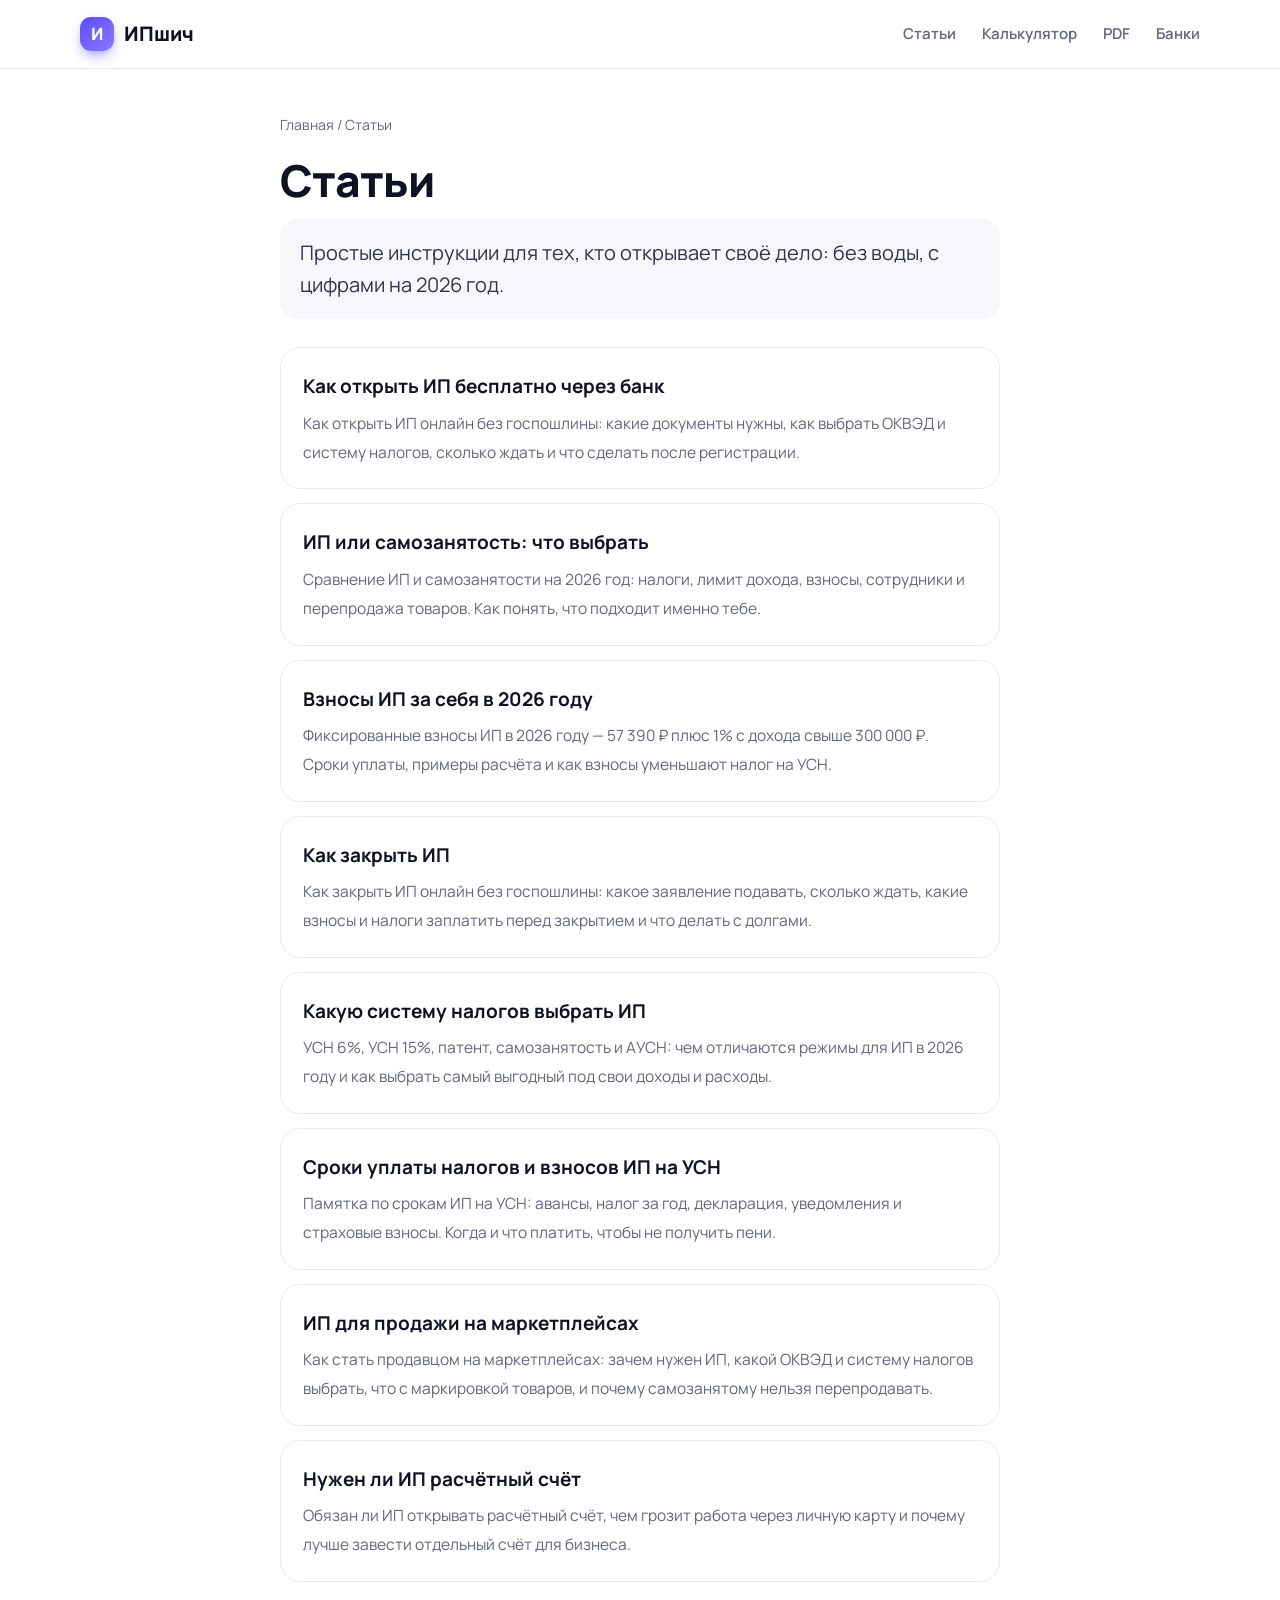
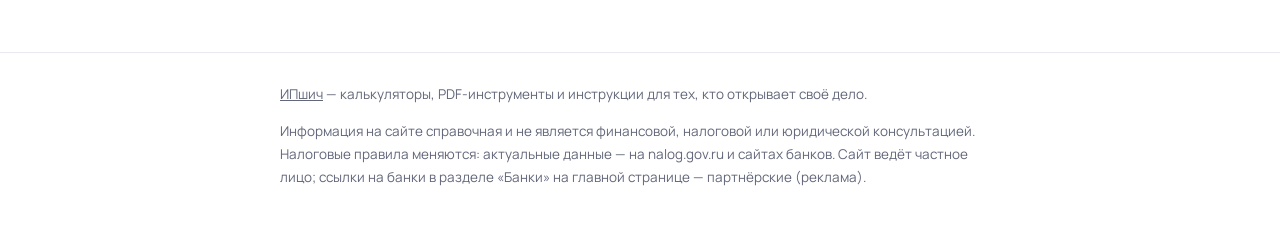
<file: articles/index.html>
<!doctype html>
<html lang="ru">
<head>
<meta charset="utf-8">
<meta name="viewport" content="width=device-width, initial-scale=1">
<title>Статьи про ИП, налоги и взносы — ИПшич</title>
<meta name="description" content="Инструкции для начинающих предпринимателей: как открыть ИП, чем ИП отличается от самозанятости, сколько платить взносов.">
<link rel="canonical" href="https://ipshich.ru/articles/">
<link rel="icon" href="/favicon.png">
<meta property="og:type" content="article">
<meta property="og:title" content="Статьи про ИП, налоги и взносы">
<meta property="og:description" content="Инструкции для начинающих предпринимателей: как открыть ИП, чем ИП отличается от самозанятости, сколько платить взносов.">
<meta property="og:url" content="https://ipshich.ru/articles/">
<meta property="og:locale" content="ru_RU">
<link rel="preconnect" href="https://fonts.googleapis.com">
<link rel="preconnect" href="https://fonts.gstatic.com" crossorigin>
<link href="https://fonts.googleapis.com/css2?family=Manrope:wght@400;500;600;700;800&display=swap" rel="stylesheet">
<link rel="stylesheet" href="/css/article.css">

</head>
<body>
<nav class="nav"><div class="wrap">
  <a class="logo" href="/"><i>И</i>ИПшич</a>
  <div class="menu"><a href="/articles/">Статьи</a><a href="/#calc">Калькулятор</a><a href="/#pdf">PDF</a><a href="/#banks">Банки</a></div>
</div></nav>

<main class="art">
<div class="crumbs"><a href="/">Главная</a> / Статьи</div>
<h1>Статьи</h1>
<p class="lead">Простые инструкции для тех, кто открывает своё дело: без воды, с цифрами на 2026 год.</p>
<div class="list"><a class="item" href="/articles/kak-otkryt-ip-besplatno/"><b>Как открыть ИП бесплатно через банк</b><span>Как открыть ИП онлайн без госпошлины: какие документы нужны, как выбрать ОКВЭД и систему налогов, сколько ждать и что сделать после регистрации.</span></a><a class="item" href="/articles/ip-ili-samozanyatost/"><b>ИП или самозанятость: что выбрать</b><span>Сравнение ИП и самозанятости на 2026 год: налоги, лимит дохода, взносы, сотрудники и перепродажа товаров. Как понять, что подходит именно тебе.</span></a><a class="item" href="/articles/vznosy-ip-2026/"><b>Взносы ИП за себя в 2026 году</b><span>Фиксированные взносы ИП в 2026 году — 57 390 ₽ плюс 1% с дохода свыше 300 000 ₽. Сроки уплаты, примеры расчёта и как взносы уменьшают налог на УСН.</span></a><a class="item" href="/articles/kak-zakryt-ip/"><b>Как закрыть ИП</b><span>Как закрыть ИП онлайн без госпошлины: какое заявление подавать, сколько ждать, какие взносы и налоги заплатить перед закрытием и что делать с долгами.</span></a><a class="item" href="/articles/kakuyu-sistemu-nalogov-vybrat-ip/"><b>Какую систему налогов выбрать ИП</b><span>УСН 6%, УСН 15%, патент, самозанятость и АУСН: чем отличаются режимы для ИП в 2026 году и как выбрать самый выгодный под свои доходы и расходы.</span></a><a class="item" href="/articles/sroki-uplaty-nalogov-ip-usn-2026/"><b>Сроки уплаты налогов и взносов ИП на УСН</b><span>Памятка по срокам ИП на УСН: авансы, налог за год, декларация, уведомления и страховые взносы. Когда и что платить, чтобы не получить пени.</span></a><a class="item" href="/articles/ip-dlya-marketpleysov/"><b>ИП для продажи на маркетплейсах</b><span>Как стать продавцом на маркетплейсах: зачем нужен ИП, какой ОКВЭД и систему налогов выбрать, что с маркировкой товаров, и почему самозанятому нельзя перепродавать.</span></a><a class="item" href="/articles/nuzhen-li-raschetnyy-schet-ip/"><b>Нужен ли ИП расчётный счёт</b><span>Обязан ли ИП открывать расчётный счёт, чем грозит работа через личную карту и почему лучше завести отдельный счёт для бизнеса.</span></a></div>
</main>

<footer><div class="wrap">
  <p><a href="/">ИПшич</a> — калькуляторы, PDF-инструменты и инструкции для тех, кто открывает своё дело.</p>
  <p>Информация на сайте справочная и не является финансовой, налоговой или юридической консультацией. Налоговые правила меняются: актуальные данные — на nalog.gov.ru и сайтах банков. Сайт ведёт частное лицо; ссылки на банки в разделе «Банки» на главной странице — партнёрские (реклама).</p>
</div></footer>
</body></html>
</file>
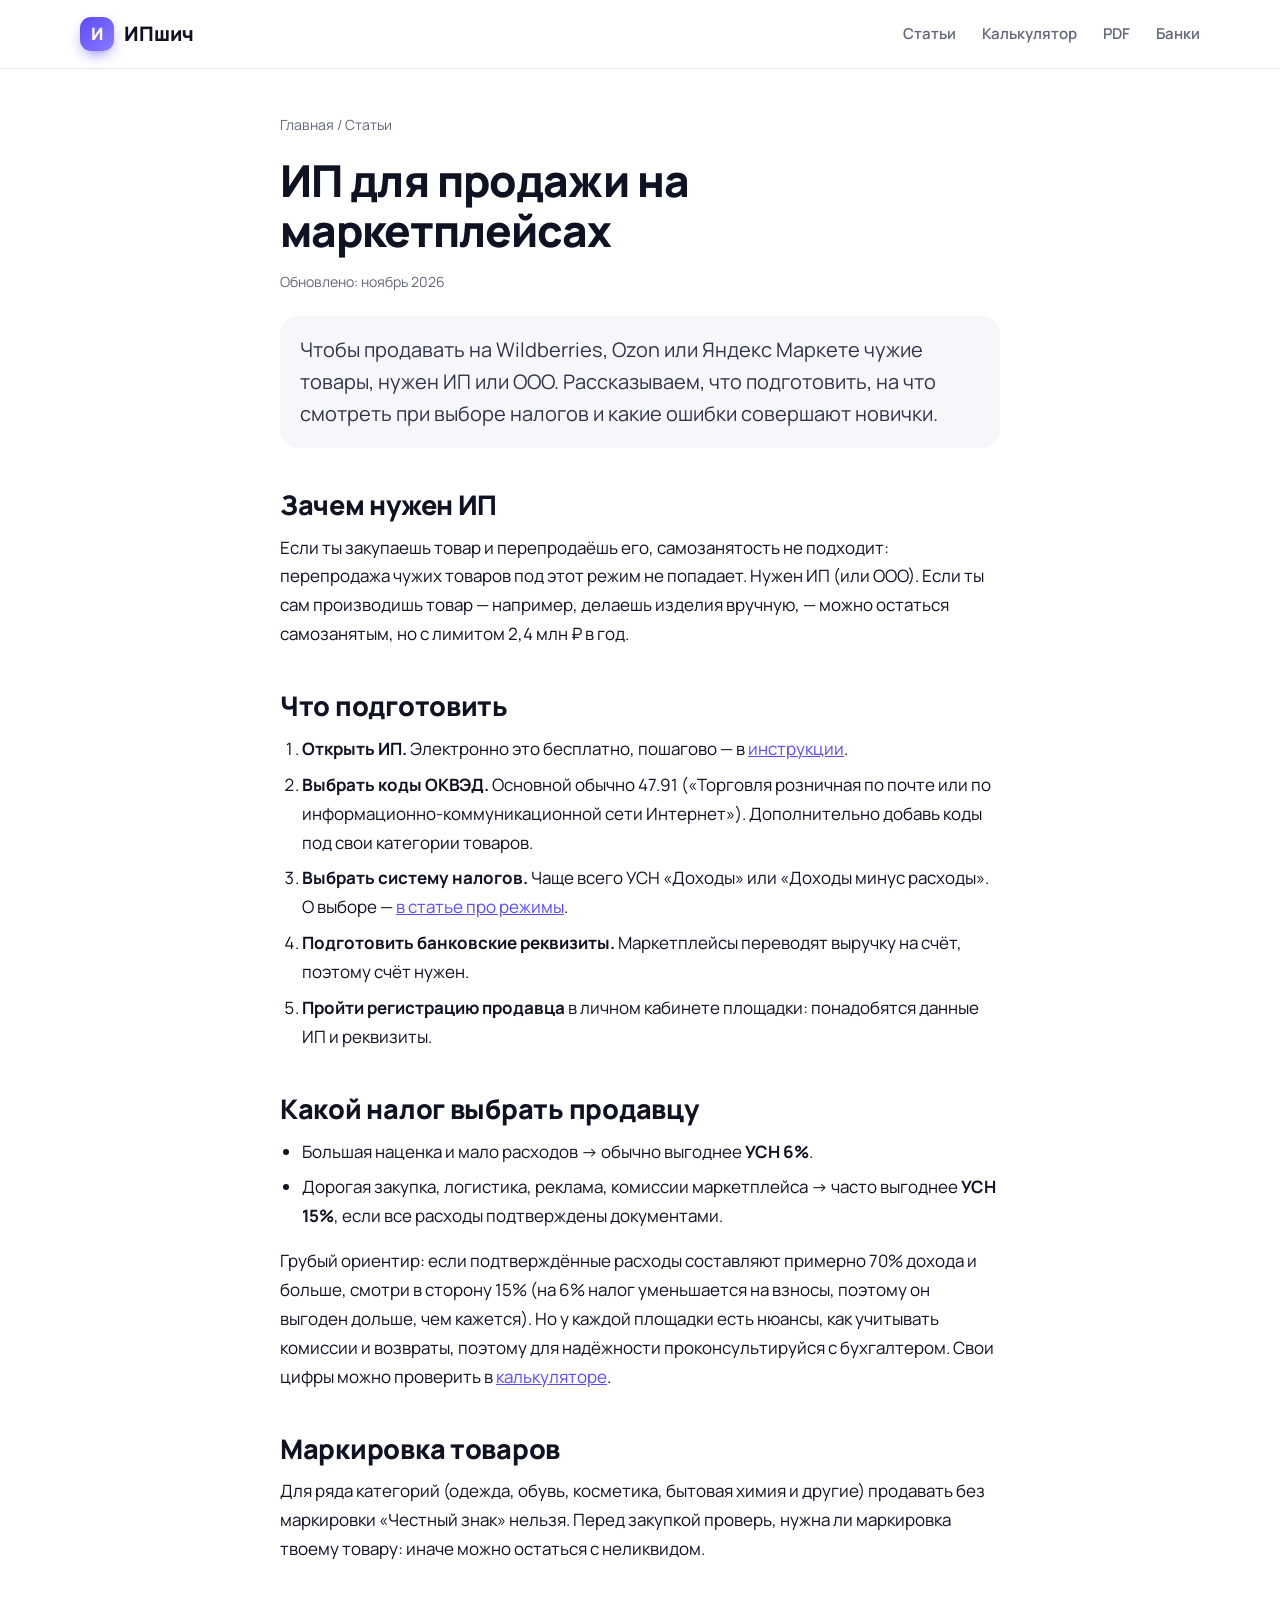
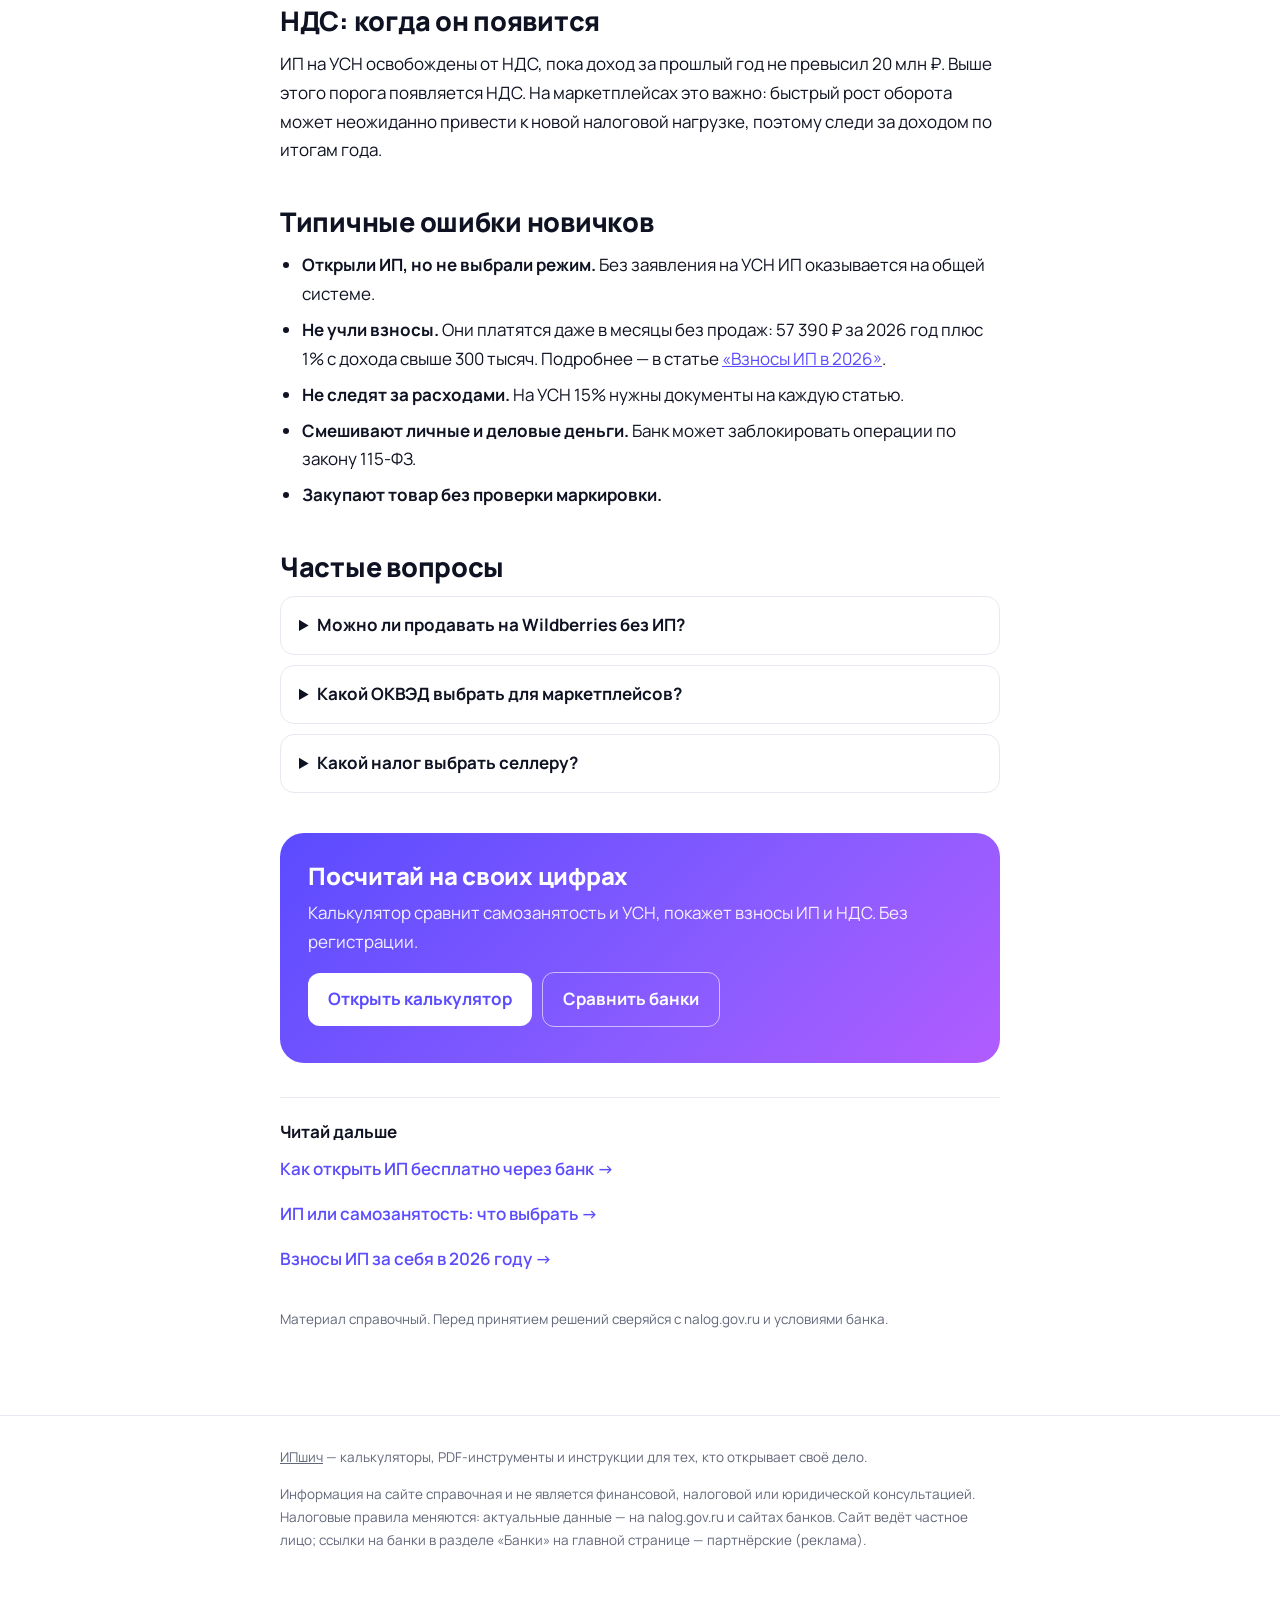
<file: articles/ip-dlya-marketpleysov/index.html>
<!doctype html>
<html lang="ru">
<head>
<meta charset="utf-8">
<meta name="viewport" content="width=device-width, initial-scale=1">
<title>ИП для Wildberries, Ozon и Яндекс Маркета: что нужно и какой налог выбрать — ИПшич</title>
<meta name="description" content="Как стать продавцом на маркетплейсах: зачем нужен ИП, какой ОКВЭД и систему налогов выбрать, что с маркировкой товаров, и почему самозанятому нельзя перепродавать.">
<link rel="canonical" href="https://ipshich.ru/articles/ip-dlya-marketpleysov/">
<link rel="icon" href="/favicon.png">
<meta property="og:type" content="article">
<meta property="og:title" content="ИП для Wildberries, Ozon и Яндекс Маркета: что нужно и какой налог выбрать">
<meta property="og:description" content="Как стать продавцом на маркетплейсах: зачем нужен ИП, какой ОКВЭД и систему налогов выбрать, что с маркировкой товаров, и почему самозанятому нельзя перепродавать.">
<meta property="og:url" content="https://ipshich.ru/articles/ip-dlya-marketpleysov/">
<meta property="og:locale" content="ru_RU">
<link rel="preconnect" href="https://fonts.googleapis.com">
<link rel="preconnect" href="https://fonts.gstatic.com" crossorigin>
<link href="https://fonts.googleapis.com/css2?family=Manrope:wght@400;500;600;700;800&display=swap" rel="stylesheet">
<link rel="stylesheet" href="/css/article.css">
<script type="application/ld+json">{"@context": "https://schema.org", "@type": "Article", "headline": "ИП для Wildberries, Ozon и Яндекс Маркета: что нужно и какой налог выбрать", "description": "Как стать продавцом на маркетплейсах: зачем нужен ИП, какой ОКВЭД и систему налогов выбрать, что с маркировкой товаров, и почему самозанятому нельзя перепродавать.", "inLanguage": "ru", "mainEntityOfPage": "https://ipshich.ru/articles/ip-dlya-marketpleysov/", "dateModified": "2026-11-10", "author": {"@type": "Organization", "name": "ИПшич"}, "publisher": {"@type": "Organization", "name": "ИПшич"}}</script>
<script type="application/ld+json">{"@context": "https://schema.org", "@type": "FAQPage", "mainEntity": [{"@type": "Question", "name": "Можно ли продавать на Wildberries без ИП?", "acceptedAnswer": {"@type": "Answer", "text": "Только собственные изделия и как самозанятый. Перепродавать чужие товары без ИП или ООО нельзя."}}, {"@type": "Question", "name": "Какой ОКВЭД выбрать для маркетплейсов?", "acceptedAnswer": {"@type": "Answer", "text": "Основной обычно 47.91 — розничная торговля через интернет. Дополнительно добавь коды под свои категории товаров."}}, {"@type": "Question", "name": "Какой налог выбрать селлеру?", "acceptedAnswer": {"@type": "Answer", "text": "Чаще всего УСН. При малых расходах выгоднее 6% с дохода, при больших подтверждённых расходах — 15% с разницы."}}]}</script>

</head>
<body>
<nav class="nav"><div class="wrap">
  <a class="logo" href="/"><i>И</i>ИПшич</a>
  <div class="menu"><a href="/articles/">Статьи</a><a href="/#calc">Калькулятор</a><a href="/#pdf">PDF</a><a href="/#banks">Банки</a></div>
</div></nav>

<main class="art">
<div class="crumbs"><a href="/">Главная</a> / <a href="/articles/">Статьи</a></div>
<h1>ИП для продажи на маркетплейсах</h1>
<div class="meta">Обновлено: ноябрь 2026</div>
<p class="lead">Чтобы продавать на Wildberries, Ozon или Яндекс Маркете чужие товары, нужен ИП или ООО. Рассказываем, что подготовить, на что смотреть при выборе налогов и какие ошибки совершают новички.</p>

<h2>Зачем нужен ИП</h2>
<p>Если ты закупаешь товар и перепродаёшь его, самозанятость не подходит: перепродажа чужих товаров под этот режим не попадает. Нужен ИП (или ООО). Если ты сам производишь товар — например, делаешь изделия вручную, — можно остаться самозанятым, но с лимитом 2,4 млн ₽ в год.</p>

<h2>Что подготовить</h2>
<ol>
  <li><b>Открыть ИП.</b> Электронно это бесплатно, пошагово — в <a href="/articles/kak-otkryt-ip-besplatno/">инструкции</a>.</li>
  <li><b>Выбрать коды ОКВЭД.</b> Основной обычно 47.91 («Торговля розничная по почте или по информационно-коммуникационной сети Интернет»). Дополнительно добавь коды под свои категории товаров.</li>
  <li><b>Выбрать систему налогов.</b> Чаще всего УСН «Доходы» или «Доходы минус расходы». О выборе — <a href="/articles/kakuyu-sistemu-nalogov-vybrat-ip/">в статье про режимы</a>.</li>
  <li><b>Подготовить банковские реквизиты.</b> Маркетплейсы переводят выручку на счёт, поэтому счёт нужен.</li>
  <li><b>Пройти регистрацию продавца</b> в личном кабинете площадки: понадобятся данные ИП и реквизиты.</li>
</ol>

<h2>Какой налог выбрать продавцу</h2>
<ul>
  <li>Большая наценка и мало расходов → обычно выгоднее <b>УСН 6%</b>.</li>
  <li>Дорогая закупка, логистика, реклама, комиссии маркетплейса → часто выгоднее <b>УСН 15%</b>, если все расходы подтверждены документами.</li>
</ul>
<p>Грубый ориентир: если подтверждённые расходы составляют примерно 70% дохода и больше, смотри в сторону 15% (на 6% налог уменьшается на взносы, поэтому он выгоден дольше, чем кажется). Но у каждой площадки есть нюансы, как учитывать комиссии и возвраты, поэтому для надёжности проконсультируйся с бухгалтером. Свои цифры можно проверить в <a href="/#calc">калькуляторе</a>.</p>

<h2>Маркировка товаров</h2>
<p>Для ряда категорий (одежда, обувь, косметика, бытовая химия и другие) продавать без маркировки «Честный знак» нельзя. Перед закупкой проверь, нужна ли маркировка твоему товару: иначе можно остаться с неликвидом.</p>

<h2>НДС: когда он появится</h2>
<p>ИП на УСН освобождены от НДС, пока доход за прошлый год не превысил 20 млн ₽. Выше этого порога появляется НДС. На маркетплейсах это важно: быстрый рост оборота может неожиданно привести к новой налоговой нагрузке, поэтому следи за доходом по итогам года.</p>

<h2>Типичные ошибки новичков</h2>
<ul>
  <li><b>Открыли ИП, но не выбрали режим.</b> Без заявления на УСН ИП оказывается на общей системе.</li>
  <li><b>Не учли взносы.</b> Они платятся даже в месяцы без продаж: 57 390 ₽ за 2026 год плюс 1% с дохода свыше 300 тысяч. Подробнее — в статье <a href="/articles/vznosy-ip-2026/">«Взносы ИП в 2026»</a>.</li>
  <li><b>Не следят за расходами.</b> На УСН 15% нужны документы на каждую статью.</li>
  <li><b>Смешивают личные и деловые деньги.</b> Банк может заблокировать операции по закону 115-ФЗ.</li>
  <li><b>Закупают товар без проверки маркировки.</b></li>
</ul>

<h2>Частые вопросы</h2><div class="faq"><details><summary>Можно ли продавать на Wildberries без ИП?</summary><p>Только собственные изделия и как самозанятый. Перепродавать чужие товары без ИП или ООО нельзя.</p></details><details><summary>Какой ОКВЭД выбрать для маркетплейсов?</summary><p>Основной обычно 47.91 — розничная торговля через интернет. Дополнительно добавь коды под свои категории товаров.</p></details><details><summary>Какой налог выбрать селлеру?</summary><p>Чаще всего УСН. При малых расходах выгоднее 6% с дохода, при больших подтверждённых расходах — 15% с разницы.</p></details></div>
<div class="cta">
  <h2>Посчитай на своих цифрах</h2>
  <p>Калькулятор сравнит самозанятость и УСН, покажет взносы ИП и НДС. Без регистрации.</p>
  <a class="btn" href="/#calc">Открыть калькулятор</a><a class="btn line" href="/#banks">Сравнить банки</a>
</div>
<div class="more"><b>Читай дальше</b><a href="/articles/kak-otkryt-ip-besplatno/">Как открыть ИП бесплатно через банк →</a><a href="/articles/ip-ili-samozanyatost/">ИП или самозанятость: что выбрать →</a><a href="/articles/vznosy-ip-2026/">Взносы ИП за себя в 2026 году →</a></div>
<p class="disc">Материал справочный. Перед принятием решений сверяйся с nalog.gov.ru и условиями банка.</p>
</main>

<footer><div class="wrap">
  <p><a href="/">ИПшич</a> — калькуляторы, PDF-инструменты и инструкции для тех, кто открывает своё дело.</p>
  <p>Информация на сайте справочная и не является финансовой, налоговой или юридической консультацией. Налоговые правила меняются: актуальные данные — на nalog.gov.ru и сайтах банков. Сайт ведёт частное лицо; ссылки на банки в разделе «Банки» на главной странице — партнёрские (реклама).</p>
</div></footer>
</body></html>
</file>
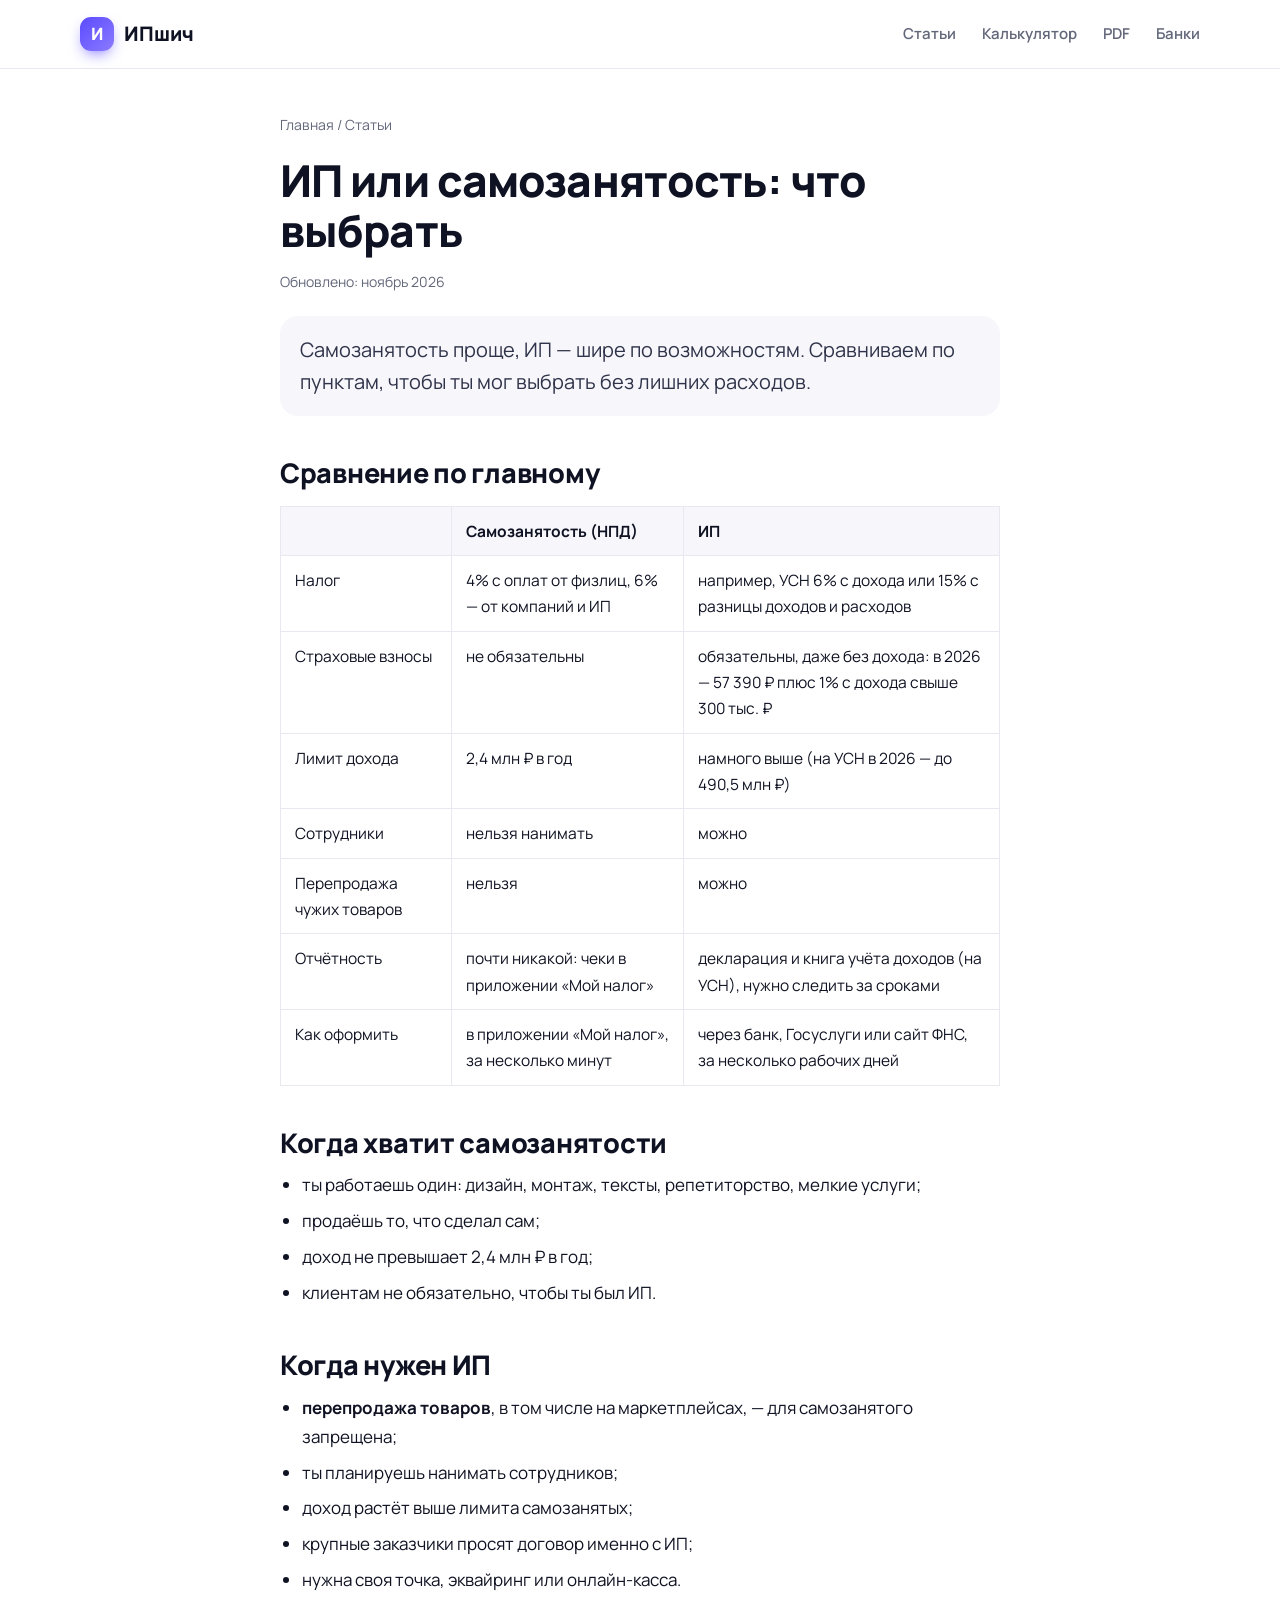
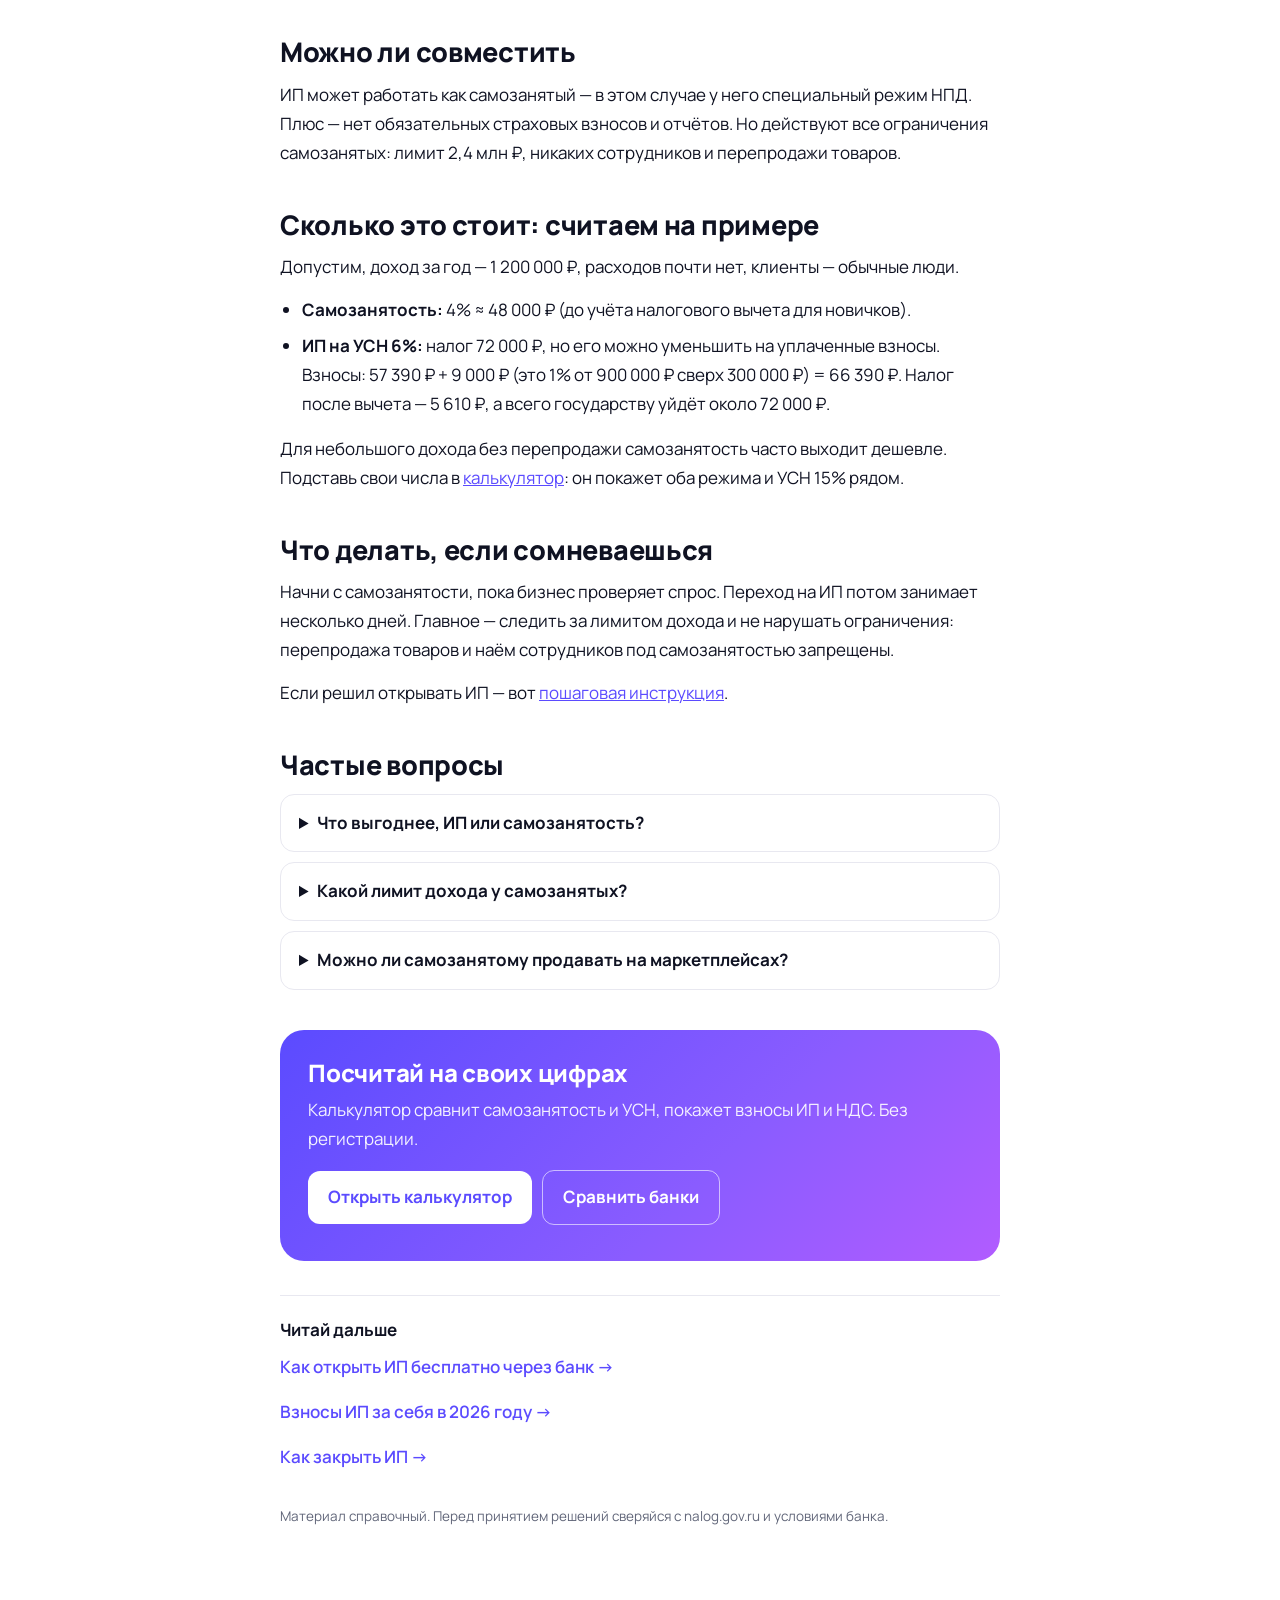
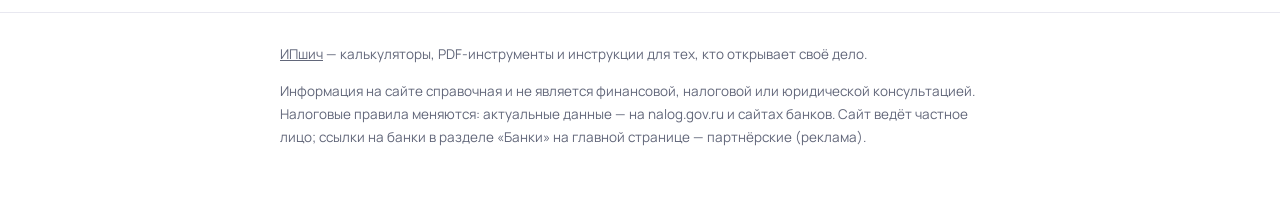
<file: articles/ip-ili-samozanyatost/index.html>
<!doctype html>
<html lang="ru">
<head>
<meta charset="utf-8">
<meta name="viewport" content="width=device-width, initial-scale=1">
<title>ИП или самозанятость в 2026 году: что выбрать и чем они отличаются — ИПшич</title>
<meta name="description" content="Сравнение ИП и самозанятости на 2026 год: налоги, лимит дохода, взносы, сотрудники и перепродажа товаров. Как понять, что подходит именно тебе.">
<link rel="canonical" href="https://ipshich.ru/articles/ip-ili-samozanyatost/">
<link rel="icon" href="/favicon.png">
<meta property="og:type" content="article">
<meta property="og:title" content="ИП или самозанятость в 2026 году: что выбрать и чем они отличаются">
<meta property="og:description" content="Сравнение ИП и самозанятости на 2026 год: налоги, лимит дохода, взносы, сотрудники и перепродажа товаров. Как понять, что подходит именно тебе.">
<meta property="og:url" content="https://ipshich.ru/articles/ip-ili-samozanyatost/">
<meta property="og:locale" content="ru_RU">
<link rel="preconnect" href="https://fonts.googleapis.com">
<link rel="preconnect" href="https://fonts.gstatic.com" crossorigin>
<link href="https://fonts.googleapis.com/css2?family=Manrope:wght@400;500;600;700;800&display=swap" rel="stylesheet">
<link rel="stylesheet" href="/css/article.css">
<script type="application/ld+json">{"@context": "https://schema.org", "@type": "Article", "headline": "ИП или самозанятость в 2026 году: что выбрать и чем они отличаются", "description": "Сравнение ИП и самозанятости на 2026 год: налоги, лимит дохода, взносы, сотрудники и перепродажа товаров. Как понять, что подходит именно тебе.", "inLanguage": "ru", "mainEntityOfPage": "https://ipshich.ru/articles/ip-ili-samozanyatost/", "dateModified": "2026-11-10", "author": {"@type": "Organization", "name": "ИПшич"}, "publisher": {"@type": "Organization", "name": "ИПшич"}}</script>
<script type="application/ld+json">{"@context": "https://schema.org", "@type": "FAQPage", "mainEntity": [{"@type": "Question", "name": "Что выгоднее, ИП или самозанятость?", "acceptedAnswer": {"@type": "Answer", "text": "Зависит от дохода и вида деятельности. При небольшом доходе без перепродажи товаров самозанятость часто дешевле: нет обязательных взносов. При больших оборотах, сотрудниках и торговле нужен ИП. Точнее — на своих цифрах в калькуляторе."}}, {"@type": "Question", "name": "Какой лимит дохода у самозанятых?", "acceptedAnswer": {"@type": "Answer", "text": "2,4 млн рублей в год. При превышении право на этот режим теряется."}}, {"@type": "Question", "name": "Можно ли самозанятому продавать на маркетплейсах?", "acceptedAnswer": {"@type": "Answer", "text": "Только товары собственного производства. Перепродавать чужие товары самозанятый не может."}}]}</script>

</head>
<body>
<nav class="nav"><div class="wrap">
  <a class="logo" href="/"><i>И</i>ИПшич</a>
  <div class="menu"><a href="/articles/">Статьи</a><a href="/#calc">Калькулятор</a><a href="/#pdf">PDF</a><a href="/#banks">Банки</a></div>
</div></nav>

<main class="art">
<div class="crumbs"><a href="/">Главная</a> / <a href="/articles/">Статьи</a></div>
<h1>ИП или самозанятость: что выбрать</h1>
<div class="meta">Обновлено: ноябрь 2026</div>
<p class="lead">Самозанятость проще, ИП — шире по возможностям. Сравниваем по пунктам, чтобы ты мог выбрать без лишних расходов.</p>

<h2>Сравнение по главному</h2>
<table>
  <thead><tr><th></th><th>Самозанятость (НПД)</th><th>ИП</th></tr></thead>
  <tbody>
    <tr><td>Налог</td><td>4% с оплат от физлиц, 6% — от компаний и ИП</td><td>например, УСН 6% с дохода или 15% с разницы доходов и расходов</td></tr>
    <tr><td>Страховые взносы</td><td>не обязательны</td><td>обязательны, даже без дохода: в 2026 — 57 390 ₽ плюс 1% с дохода свыше 300 тыс. ₽</td></tr>
    <tr><td>Лимит дохода</td><td>2,4 млн ₽ в год</td><td>намного выше (на УСН в 2026 — до 490,5 млн ₽)</td></tr>
    <tr><td>Сотрудники</td><td>нельзя нанимать</td><td>можно</td></tr>
    <tr><td>Перепродажа чужих товаров</td><td>нельзя</td><td>можно</td></tr>
    <tr><td>Отчётность</td><td>почти никакой: чеки в приложении «Мой налог»</td><td>декларация и книга учёта доходов (на УСН), нужно следить за сроками</td></tr>
    <tr><td>Как оформить</td><td>в приложении «Мой налог», за несколько минут</td><td>через банк, Госуслуги или сайт ФНС, за несколько рабочих дней</td></tr>
  </tbody>
</table>

<h2>Когда хватит самозанятости</h2>
<ul>
  <li>ты работаешь один: дизайн, монтаж, тексты, репетиторство, мелкие услуги;</li>
  <li>продаёшь то, что сделал сам;</li>
  <li>доход не превышает 2,4 млн ₽ в год;</li>
  <li>клиентам не обязательно, чтобы ты был ИП.</li>
</ul>

<h2>Когда нужен ИП</h2>
<ul>
  <li><b>перепродажа товаров</b>, в том числе на маркетплейсах, — для самозанятого запрещена;</li>
  <li>ты планируешь нанимать сотрудников;</li>
  <li>доход растёт выше лимита самозанятых;</li>
  <li>крупные заказчики просят договор именно с ИП;</li>
  <li>нужна своя точка, эквайринг или онлайн-касса.</li>
</ul>

<h2>Можно ли совместить</h2>
<p>ИП может работать как самозанятый — в этом случае у него специальный режим НПД. Плюс — нет обязательных страховых взносов и отчётов. Но действуют все ограничения самозанятых: лимит 2,4 млн ₽, никаких сотрудников и перепродажи товаров.</p>

<h2>Сколько это стоит: считаем на примере</h2>
<p>Допустим, доход за год — 1 200 000 ₽, расходов почти нет, клиенты — обычные люди.</p>
<ul>
  <li><b>Самозанятость:</b> 4% ≈ 48 000 ₽ (до учёта налогового вычета для новичков).</li>
  <li><b>ИП на УСН 6%:</b> налог 72 000 ₽, но его можно уменьшить на уплаченные взносы. Взносы: 57 390 ₽ + 9 000 ₽ (это 1% от 900 000 ₽ сверх 300 000 ₽) = 66 390 ₽. Налог после вычета — 5 610 ₽, а всего государству уйдёт около 72 000 ₽.</li>
</ul>
<p>Для небольшого дохода без перепродажи самозанятость часто выходит дешевле. Подставь свои числа в <a href="/#calc">калькулятор</a>: он покажет оба режима и УСН 15% рядом.</p>

<h2>Что делать, если сомневаешься</h2>
<p>Начни с самозанятости, пока бизнес проверяет спрос. Переход на ИП потом занимает несколько дней. Главное — следить за лимитом дохода и не нарушать ограничения: перепродажа товаров и наём сотрудников под самозанятостью запрещены.</p>
<p>Если решил открывать ИП — вот <a href="/articles/kak-otkryt-ip-besplatno/">пошаговая инструкция</a>.</p>

<h2>Частые вопросы</h2><div class="faq"><details><summary>Что выгоднее, ИП или самозанятость?</summary><p>Зависит от дохода и вида деятельности. При небольшом доходе без перепродажи товаров самозанятость часто дешевле: нет обязательных взносов. При больших оборотах, сотрудниках и торговле нужен ИП. Точнее — на своих цифрах в калькуляторе.</p></details><details><summary>Какой лимит дохода у самозанятых?</summary><p>2,4 млн рублей в год. При превышении право на этот режим теряется.</p></details><details><summary>Можно ли самозанятому продавать на маркетплейсах?</summary><p>Только товары собственного производства. Перепродавать чужие товары самозанятый не может.</p></details></div>
<div class="cta">
  <h2>Посчитай на своих цифрах</h2>
  <p>Калькулятор сравнит самозанятость и УСН, покажет взносы ИП и НДС. Без регистрации.</p>
  <a class="btn" href="/#calc">Открыть калькулятор</a><a class="btn line" href="/#banks">Сравнить банки</a>
</div>
<div class="more"><b>Читай дальше</b><a href="/articles/kak-otkryt-ip-besplatno/">Как открыть ИП бесплатно через банк →</a><a href="/articles/vznosy-ip-2026/">Взносы ИП за себя в 2026 году →</a><a href="/articles/kak-zakryt-ip/">Как закрыть ИП →</a></div>
<p class="disc">Материал справочный. Перед принятием решений сверяйся с nalog.gov.ru и условиями банка.</p>
</main>

<footer><div class="wrap">
  <p><a href="/">ИПшич</a> — калькуляторы, PDF-инструменты и инструкции для тех, кто открывает своё дело.</p>
  <p>Информация на сайте справочная и не является финансовой, налоговой или юридической консультацией. Налоговые правила меняются: актуальные данные — на nalog.gov.ru и сайтах банков. Сайт ведёт частное лицо; ссылки на банки в разделе «Банки» на главной странице — партнёрские (реклама).</p>
</div></footer>
</body></html>
</file>
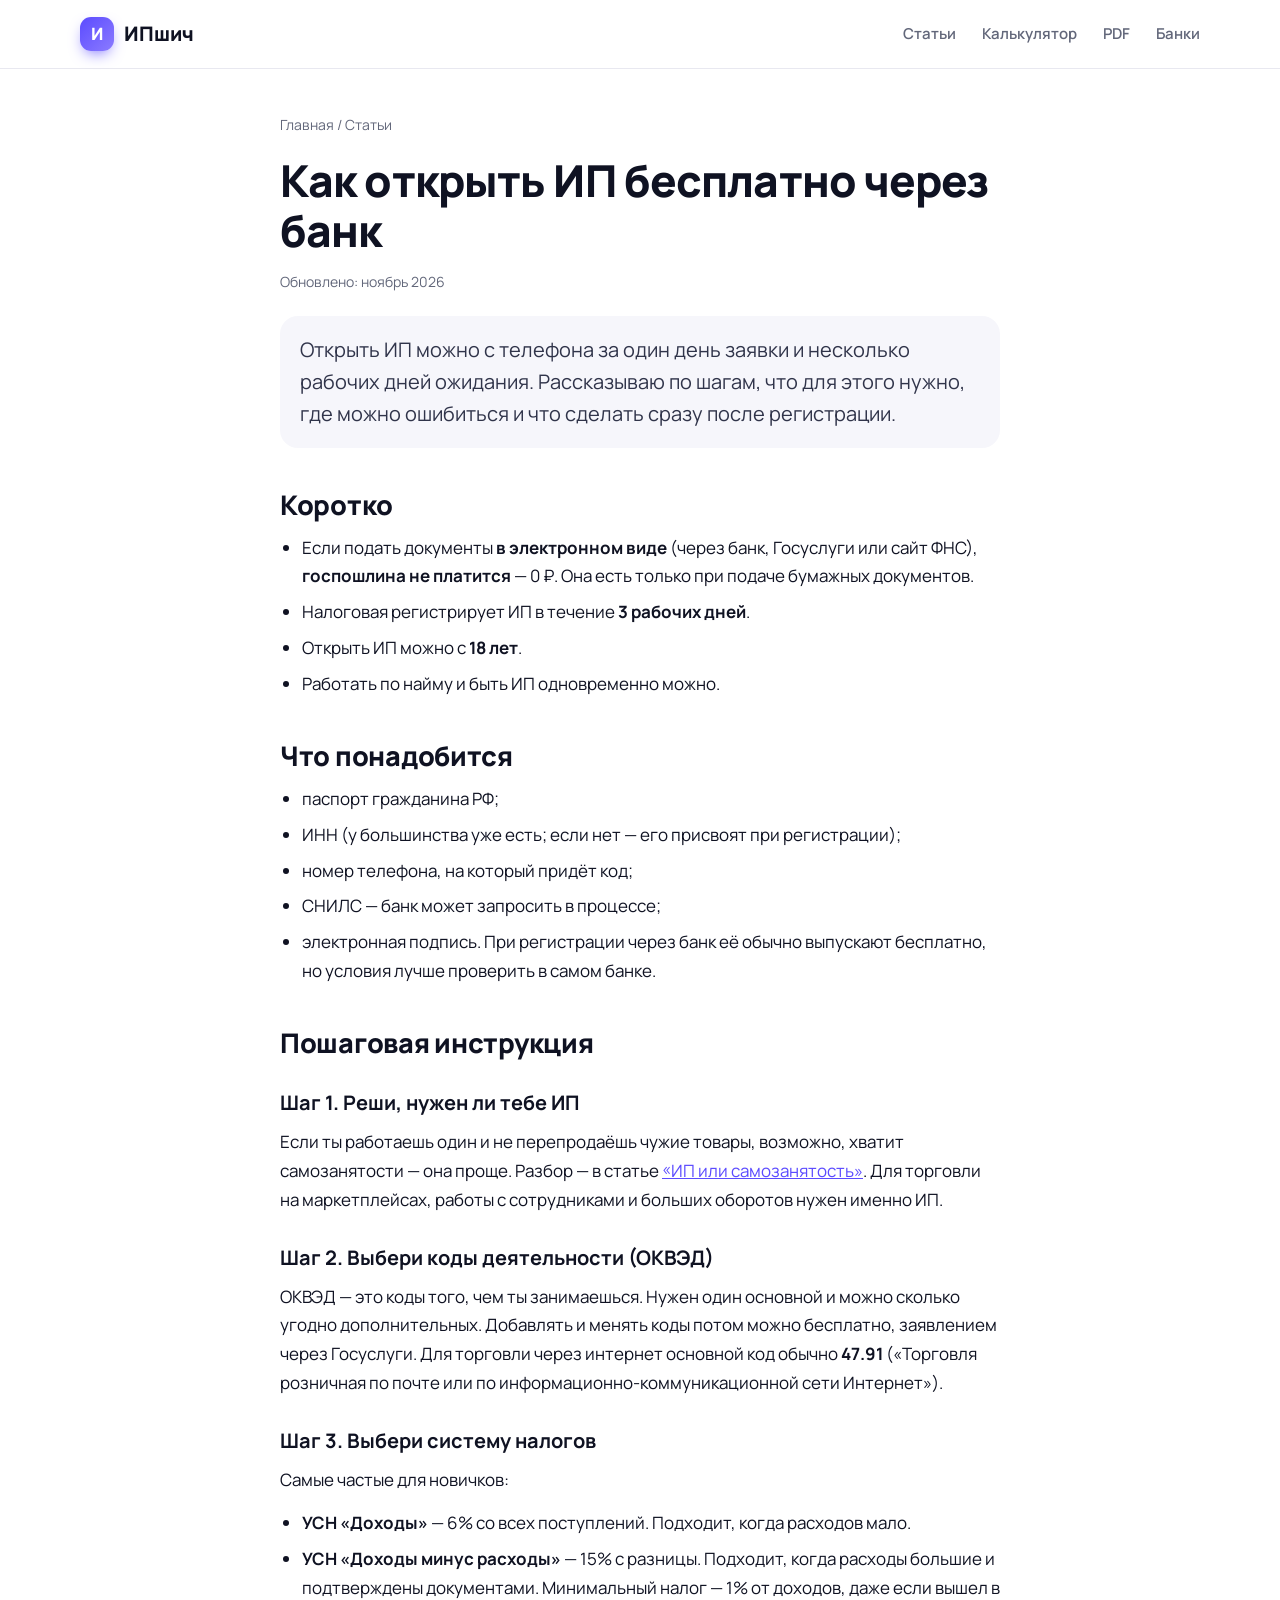
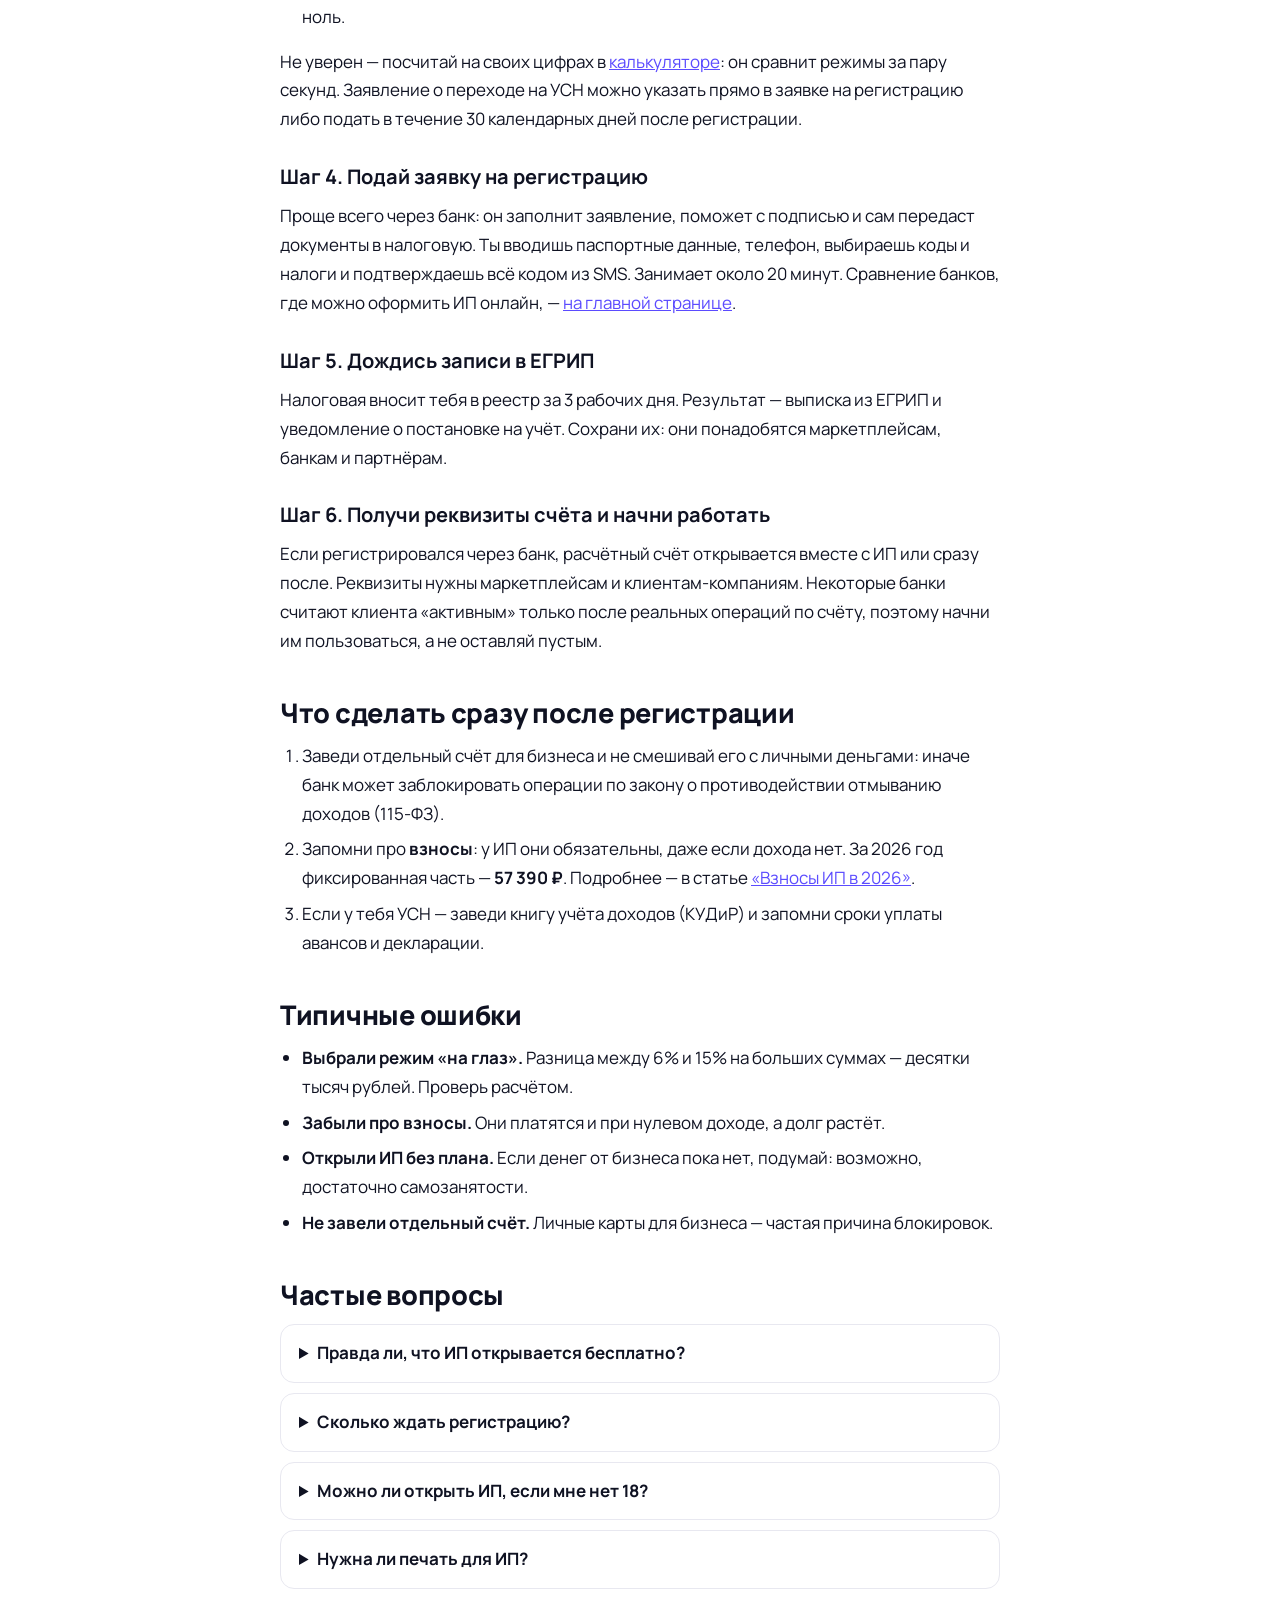
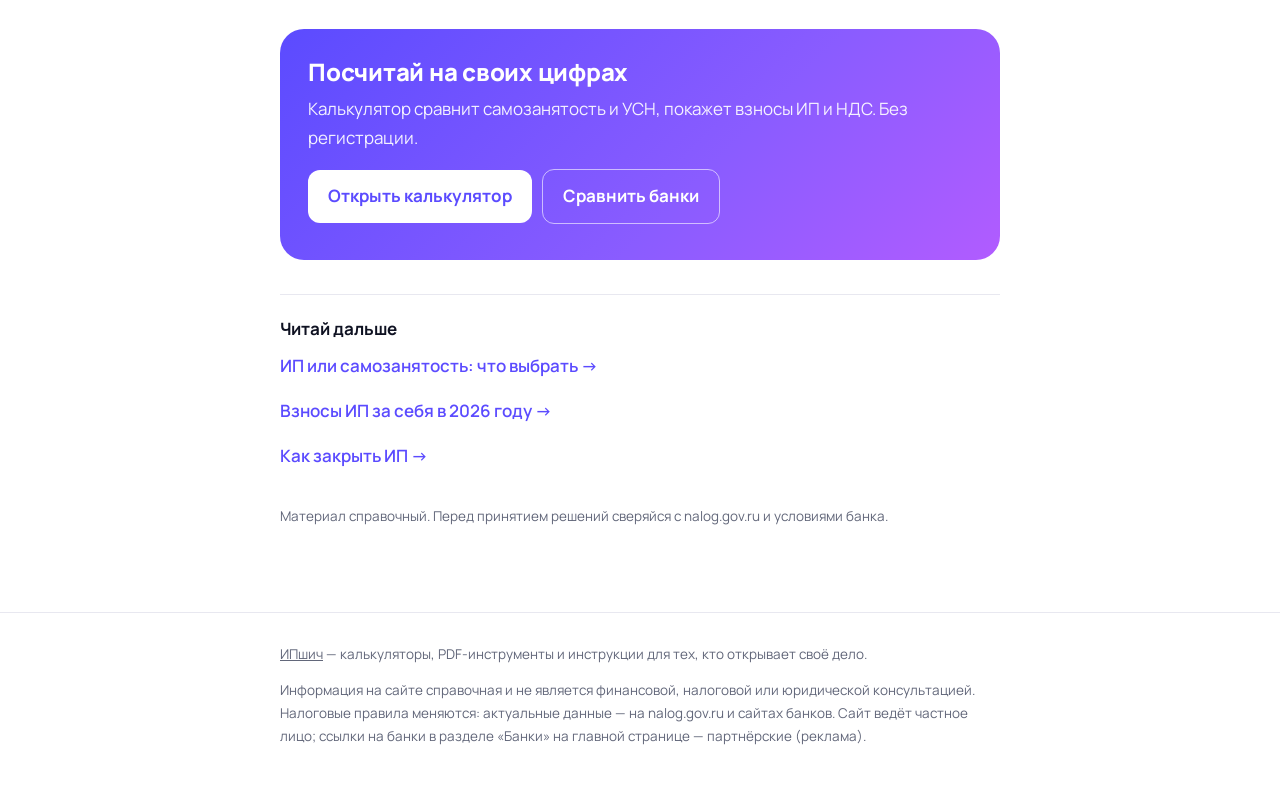
<file: articles/kak-otkryt-ip-besplatno/index.html>
<!doctype html>
<html lang="ru">
<head>
<meta charset="utf-8">
<meta name="viewport" content="width=device-width, initial-scale=1">
<title>Как открыть ИП бесплатно через банк: пошаговая инструкция на 2026 год — ИПшич</title>
<meta name="description" content="Как открыть ИП онлайн без госпошлины: какие документы нужны, как выбрать ОКВЭД и систему налогов, сколько ждать и что сделать после регистрации.">
<link rel="canonical" href="https://ipshich.ru/articles/kak-otkryt-ip-besplatno/">
<link rel="icon" href="/favicon.png">
<meta property="og:type" content="article">
<meta property="og:title" content="Как открыть ИП бесплатно через банк: пошаговая инструкция на 2026 год">
<meta property="og:description" content="Как открыть ИП онлайн без госпошлины: какие документы нужны, как выбрать ОКВЭД и систему налогов, сколько ждать и что сделать после регистрации.">
<meta property="og:url" content="https://ipshich.ru/articles/kak-otkryt-ip-besplatno/">
<meta property="og:locale" content="ru_RU">
<link rel="preconnect" href="https://fonts.googleapis.com">
<link rel="preconnect" href="https://fonts.gstatic.com" crossorigin>
<link href="https://fonts.googleapis.com/css2?family=Manrope:wght@400;500;600;700;800&display=swap" rel="stylesheet">
<link rel="stylesheet" href="/css/article.css">
<script type="application/ld+json">{"@context": "https://schema.org", "@type": "Article", "headline": "Как открыть ИП бесплатно через банк: пошаговая инструкция на 2026 год", "description": "Как открыть ИП онлайн без госпошлины: какие документы нужны, как выбрать ОКВЭД и систему налогов, сколько ждать и что сделать после регистрации.", "inLanguage": "ru", "mainEntityOfPage": "https://ipshich.ru/articles/kak-otkryt-ip-besplatno/", "dateModified": "2026-11-10", "author": {"@type": "Organization", "name": "ИПшич"}, "publisher": {"@type": "Organization", "name": "ИПшич"}}</script>
<script type="application/ld+json">{"@context": "https://schema.org", "@type": "FAQPage", "mainEntity": [{"@type": "Question", "name": "Правда ли, что ИП открывается бесплатно?", "acceptedAnswer": {"@type": "Answer", "text": "Госпошлины при электронной подаче документов нет. Но налоги и страховые взносы ты платишь сам: банк и налоговая их не отменяют."}}, {"@type": "Question", "name": "Сколько ждать регистрацию?", "acceptedAnswer": {"@type": "Answer", "text": "Налоговая регистрирует ИП в течение 3 рабочих дней после получения документов."}}, {"@type": "Question", "name": "Можно ли открыть ИП, если мне нет 18?", "acceptedAnswer": {"@type": "Answer", "text": "Как правило, нет. Раньше 18 лет возможно только в особых случаях: с согласия родителей, при эмансипации или вступлении в брак."}}, {"@type": "Question", "name": "Нужна ли печать для ИП?", "acceptedAnswer": {"@type": "Answer", "text": "Нет, печать для ИП не обязательна."}}]}</script>

</head>
<body>
<nav class="nav"><div class="wrap">
  <a class="logo" href="/"><i>И</i>ИПшич</a>
  <div class="menu"><a href="/articles/">Статьи</a><a href="/#calc">Калькулятор</a><a href="/#pdf">PDF</a><a href="/#banks">Банки</a></div>
</div></nav>

<main class="art">
<div class="crumbs"><a href="/">Главная</a> / <a href="/articles/">Статьи</a></div>
<h1>Как открыть ИП бесплатно через банк</h1>
<div class="meta">Обновлено: ноябрь 2026</div>
<p class="lead">Открыть ИП можно с телефона за один день заявки и несколько рабочих дней ожидания. Рассказываю по шагам, что для этого нужно, где можно ошибиться и что сделать сразу после регистрации.</p>

<h2>Коротко</h2>
<ul>
  <li>Если подать документы <b>в электронном виде</b> (через банк, Госуслуги или сайт ФНС), <b>госпошлина не платится</b> — 0 ₽. Она есть только при подаче бумажных документов.</li>
  <li>Налоговая регистрирует ИП в течение <b>3 рабочих дней</b>.</li>
  <li>Открыть ИП можно с <b>18 лет</b>.</li>
  <li>Работать по найму и быть ИП одновременно можно.</li>
</ul>

<h2>Что понадобится</h2>
<ul>
  <li>паспорт гражданина РФ;</li>
  <li>ИНН (у большинства уже есть; если нет — его присвоят при регистрации);</li>
  <li>номер телефона, на который придёт код;</li>
  <li>СНИЛС — банк может запросить в процессе;</li>
  <li>электронная подпись. При регистрации через банк её обычно выпускают бесплатно, но условия лучше проверить в самом банке.</li>
</ul>

<h2>Пошаговая инструкция</h2>
<h3>Шаг 1. Реши, нужен ли тебе ИП</h3>
<p>Если ты работаешь один и не перепродаёшь чужие товары, возможно, хватит самозанятости — она проще. Разбор — в статье <a href="/articles/ip-ili-samozanyatost/">«ИП или самозанятость»</a>. Для торговли на маркетплейсах, работы с сотрудниками и больших оборотов нужен именно ИП.</p>

<h3>Шаг 2. Выбери коды деятельности (ОКВЭД)</h3>
<p>ОКВЭД — это коды того, чем ты занимаешься. Нужен один основной и можно сколько угодно дополнительных. Добавлять и менять коды потом можно бесплатно, заявлением через Госуслуги. Для торговли через интернет основной код обычно <b>47.91</b> («Торговля розничная по почте или по информационно-коммуникационной сети Интернет»).</p>

<h3>Шаг 3. Выбери систему налогов</h3>
<p>Самые частые для новичков:</p>
<ul>
  <li><b>УСН «Доходы»</b> — 6% со всех поступлений. Подходит, когда расходов мало.</li>
  <li><b>УСН «Доходы минус расходы»</b> — 15% с разницы. Подходит, когда расходы большие и подтверждены документами. Минимальный налог — 1% от доходов, даже если вышел в ноль.</li>
</ul>
<p>Не уверен — посчитай на своих цифрах в <a href="/#calc">калькуляторе</a>: он сравнит режимы за пару секунд. Заявление о переходе на УСН можно указать прямо в заявке на регистрацию либо подать в течение 30 календарных дней после регистрации.</p>

<h3>Шаг 4. Подай заявку на регистрацию</h3>
<p>Проще всего через банк: он заполнит заявление, поможет с подписью и сам передаст документы в налоговую. Ты вводишь паспортные данные, телефон, выбираешь коды и налоги и подтверждаешь всё кодом из SMS. Занимает около 20 минут. Сравнение банков, где можно оформить ИП онлайн, — <a href="/#banks">на главной странице</a>.</p>

<h3>Шаг 5. Дождись записи в ЕГРИП</h3>
<p>Налоговая вносит тебя в реестр за 3 рабочих дня. Результат — выписка из ЕГРИП и уведомление о постановке на учёт. Сохрани их: они понадобятся маркетплейсам, банкам и партнёрам.</p>

<h3>Шаг 6. Получи реквизиты счёта и начни работать</h3>
<p>Если регистрировался через банк, расчётный счёт открывается вместе с ИП или сразу после. Реквизиты нужны маркетплейсам и клиентам-компаниям. Некоторые банки считают клиента «активным» только после реальных операций по счёту, поэтому начни им пользоваться, а не оставляй пустым.</p>

<h2>Что сделать сразу после регистрации</h2>
<ol>
  <li>Заведи отдельный счёт для бизнеса и не смешивай его с личными деньгами: иначе банк может заблокировать операции по закону о противодействии отмыванию доходов (115-ФЗ).</li>
  <li>Запомни про <b>взносы</b>: у ИП они обязательны, даже если дохода нет. За 2026 год фиксированная часть — <b>57 390 ₽</b>. Подробнее — в статье <a href="/articles/vznosy-ip-2026/">«Взносы ИП в 2026»</a>.</li>
  <li>Если у тебя УСН — заведи книгу учёта доходов (КУДиР) и запомни сроки уплаты авансов и декларации.</li>
</ol>

<h2>Типичные ошибки</h2>
<ul>
  <li><b>Выбрали режим «на глаз».</b> Разница между 6% и 15% на больших суммах — десятки тысяч рублей. Проверь расчётом.</li>
  <li><b>Забыли про взносы.</b> Они платятся и при нулевом доходе, а долг растёт.</li>
  <li><b>Открыли ИП без плана.</b> Если денег от бизнеса пока нет, подумай: возможно, достаточно самозанятости.</li>
  <li><b>Не завели отдельный счёт.</b> Личные карты для бизнеса — частая причина блокировок.</li>
</ul>

<h2>Частые вопросы</h2><div class="faq"><details><summary>Правда ли, что ИП открывается бесплатно?</summary><p>Госпошлины при электронной подаче документов нет. Но налоги и страховые взносы ты платишь сам: банк и налоговая их не отменяют.</p></details><details><summary>Сколько ждать регистрацию?</summary><p>Налоговая регистрирует ИП в течение 3 рабочих дней после получения документов.</p></details><details><summary>Можно ли открыть ИП, если мне нет 18?</summary><p>Как правило, нет. Раньше 18 лет возможно только в особых случаях: с согласия родителей, при эмансипации или вступлении в брак.</p></details><details><summary>Нужна ли печать для ИП?</summary><p>Нет, печать для ИП не обязательна.</p></details></div>
<div class="cta">
  <h2>Посчитай на своих цифрах</h2>
  <p>Калькулятор сравнит самозанятость и УСН, покажет взносы ИП и НДС. Без регистрации.</p>
  <a class="btn" href="/#calc">Открыть калькулятор</a><a class="btn line" href="/#banks">Сравнить банки</a>
</div>
<div class="more"><b>Читай дальше</b><a href="/articles/ip-ili-samozanyatost/">ИП или самозанятость: что выбрать →</a><a href="/articles/vznosy-ip-2026/">Взносы ИП за себя в 2026 году →</a><a href="/articles/kak-zakryt-ip/">Как закрыть ИП →</a></div>
<p class="disc">Материал справочный. Перед принятием решений сверяйся с nalog.gov.ru и условиями банка.</p>
</main>

<footer><div class="wrap">
  <p><a href="/">ИПшич</a> — калькуляторы, PDF-инструменты и инструкции для тех, кто открывает своё дело.</p>
  <p>Информация на сайте справочная и не является финансовой, налоговой или юридической консультацией. Налоговые правила меняются: актуальные данные — на nalog.gov.ru и сайтах банков. Сайт ведёт частное лицо; ссылки на банки в разделе «Банки» на главной странице — партнёрские (реклама).</p>
</div></footer>
</body></html>
</file>
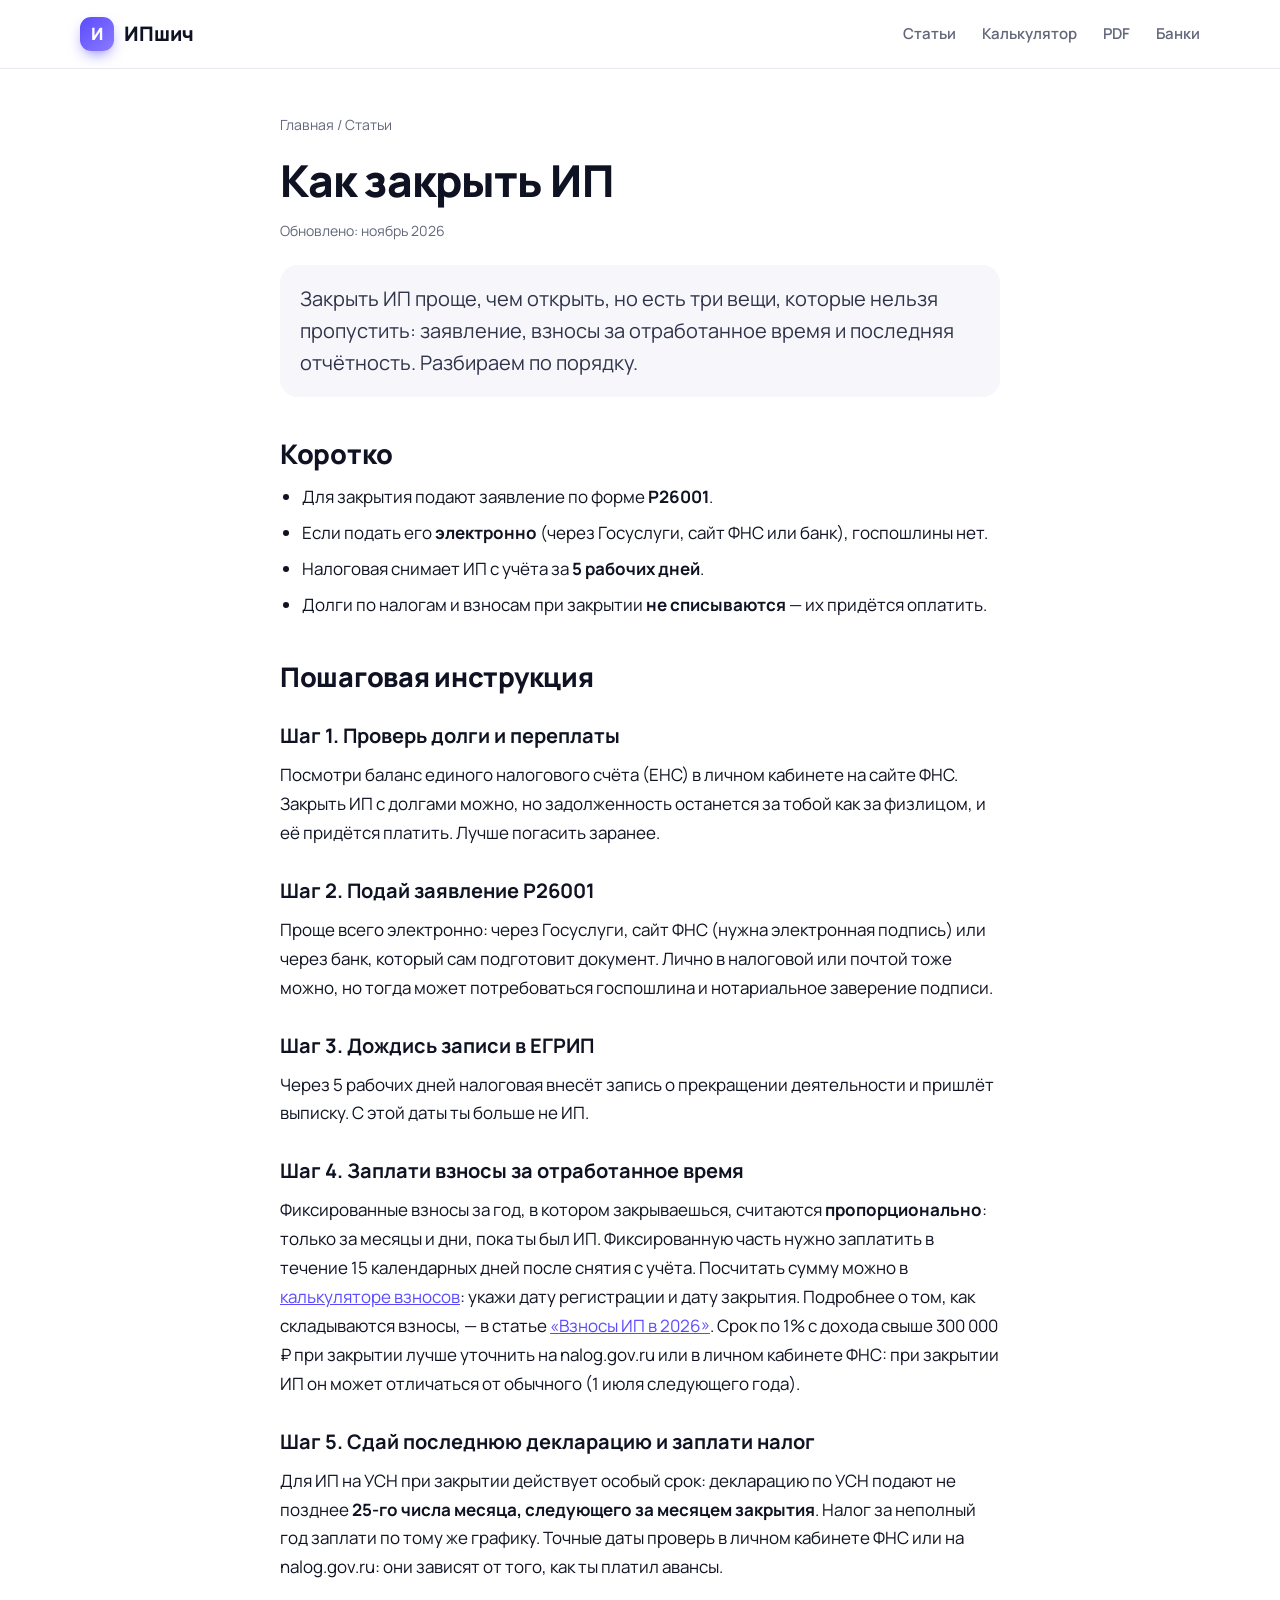
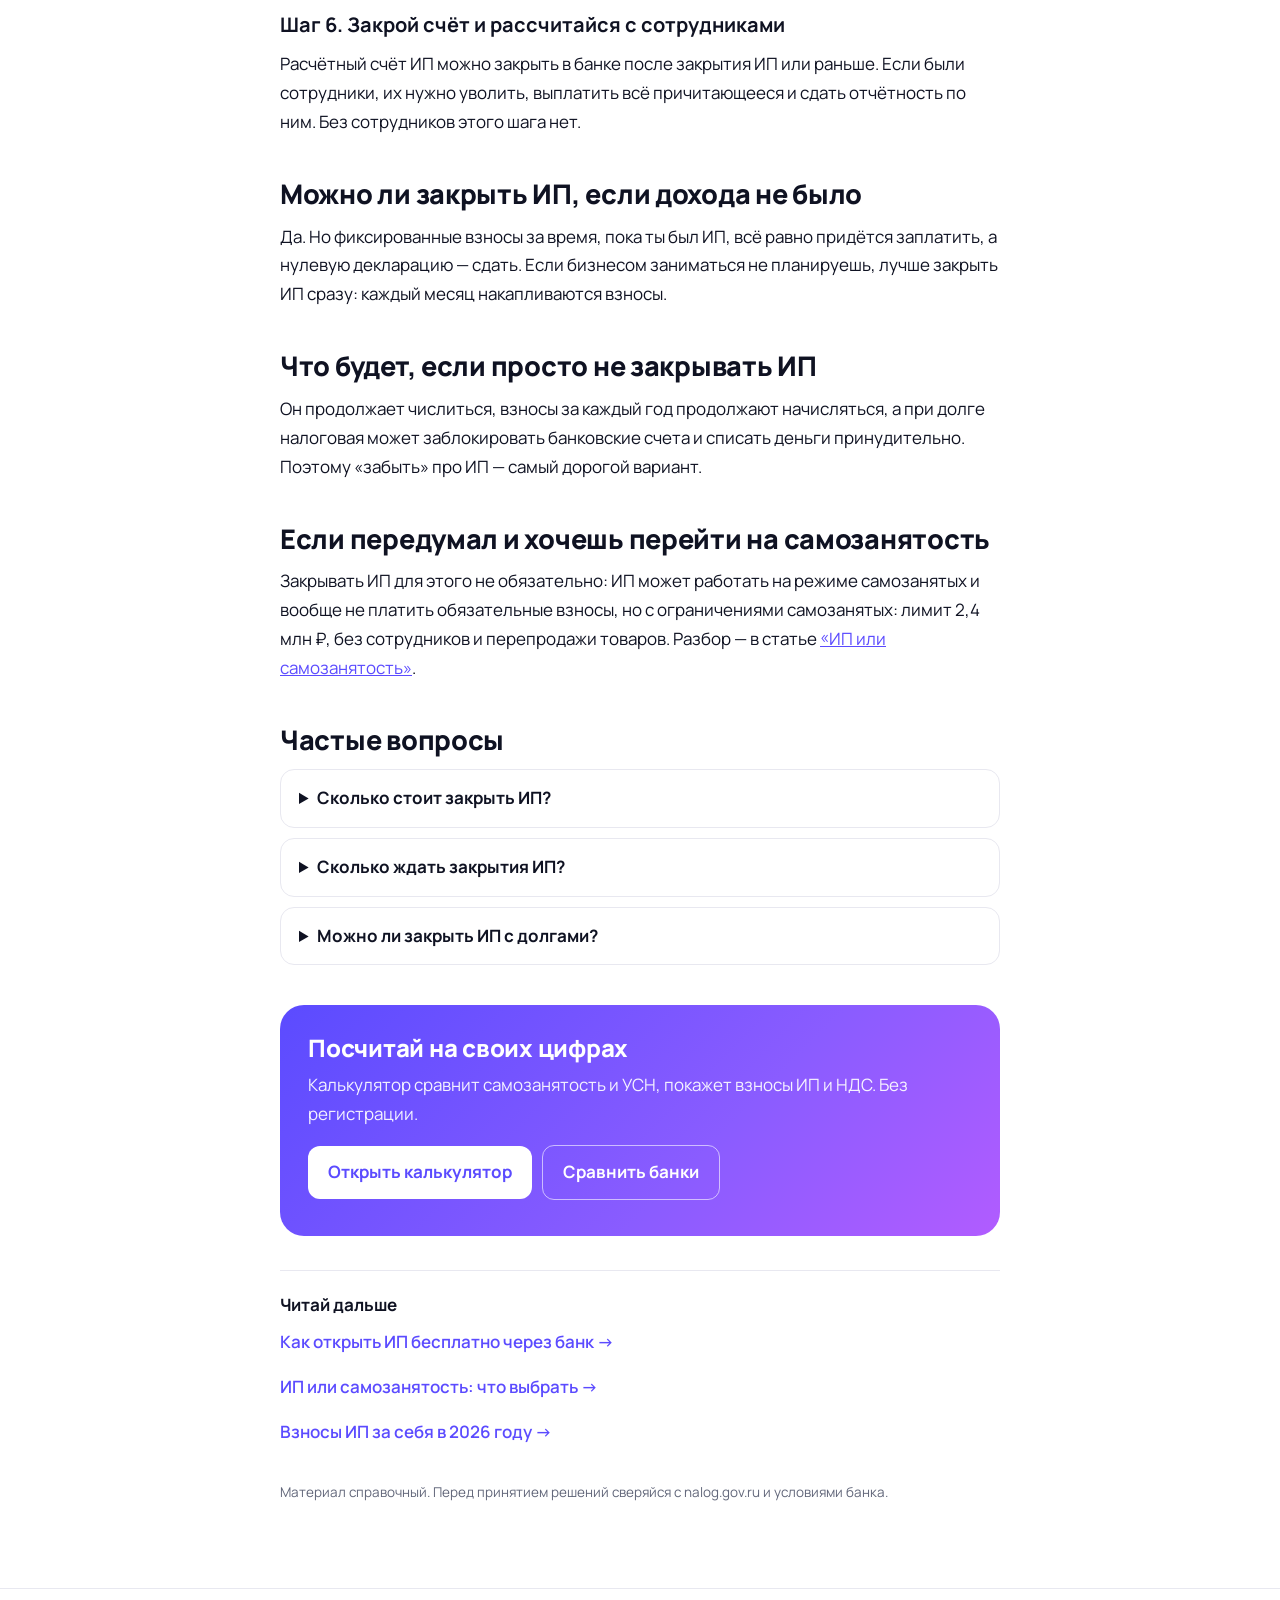
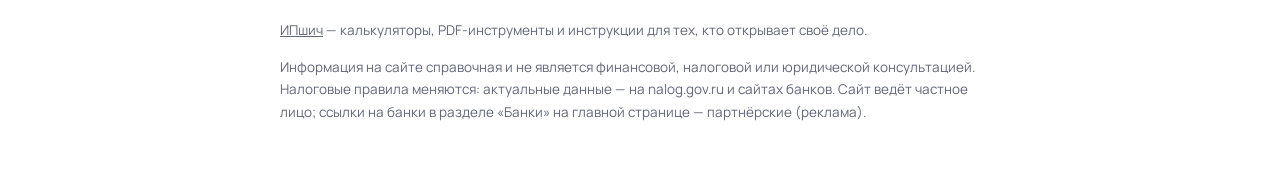
<file: articles/kak-zakryt-ip/index.html>
<!doctype html>
<html lang="ru">
<head>
<meta charset="utf-8">
<meta name="viewport" content="width=device-width, initial-scale=1">
<title>Как закрыть ИП в 2026 году: пошаговая инструкция и что заплатить — ИПшич</title>
<meta name="description" content="Как закрыть ИП онлайн без госпошлины: какое заявление подавать, сколько ждать, какие взносы и налоги заплатить перед закрытием и что делать с долгами.">
<link rel="canonical" href="https://ipshich.ru/articles/kak-zakryt-ip/">
<link rel="icon" href="/favicon.png">
<meta property="og:type" content="article">
<meta property="og:title" content="Как закрыть ИП в 2026 году: пошаговая инструкция и что заплатить">
<meta property="og:description" content="Как закрыть ИП онлайн без госпошлины: какое заявление подавать, сколько ждать, какие взносы и налоги заплатить перед закрытием и что делать с долгами.">
<meta property="og:url" content="https://ipshich.ru/articles/kak-zakryt-ip/">
<meta property="og:locale" content="ru_RU">
<link rel="preconnect" href="https://fonts.googleapis.com">
<link rel="preconnect" href="https://fonts.gstatic.com" crossorigin>
<link href="https://fonts.googleapis.com/css2?family=Manrope:wght@400;500;600;700;800&display=swap" rel="stylesheet">
<link rel="stylesheet" href="/css/article.css">
<script type="application/ld+json">{"@context": "https://schema.org", "@type": "Article", "headline": "Как закрыть ИП в 2026 году: пошаговая инструкция и что заплатить", "description": "Как закрыть ИП онлайн без госпошлины: какое заявление подавать, сколько ждать, какие взносы и налоги заплатить перед закрытием и что делать с долгами.", "inLanguage": "ru", "mainEntityOfPage": "https://ipshich.ru/articles/kak-zakryt-ip/", "dateModified": "2026-11-10", "author": {"@type": "Organization", "name": "ИПшич"}, "publisher": {"@type": "Organization", "name": "ИПшич"}}</script>
<script type="application/ld+json">{"@context": "https://schema.org", "@type": "FAQPage", "mainEntity": [{"@type": "Question", "name": "Сколько стоит закрыть ИП?", "acceptedAnswer": {"@type": "Answer", "text": "При подаче заявления в электронном виде госпошлины нет. Платить нужно только взносы и налоги за отработанное время."}}, {"@type": "Question", "name": "Сколько ждать закрытия ИП?", "acceptedAnswer": {"@type": "Answer", "text": "Налоговая снимает ИП с учёта в течение 5 рабочих дней после получения заявления."}}, {"@type": "Question", "name": "Можно ли закрыть ИП с долгами?", "acceptedAnswer": {"@type": "Answer", "text": "Да, но долги не пропадают: их придётся погасить как физическому лицу."}}]}</script>

</head>
<body>
<nav class="nav"><div class="wrap">
  <a class="logo" href="/"><i>И</i>ИПшич</a>
  <div class="menu"><a href="/articles/">Статьи</a><a href="/#calc">Калькулятор</a><a href="/#pdf">PDF</a><a href="/#banks">Банки</a></div>
</div></nav>

<main class="art">
<div class="crumbs"><a href="/">Главная</a> / <a href="/articles/">Статьи</a></div>
<h1>Как закрыть ИП</h1>
<div class="meta">Обновлено: ноябрь 2026</div>
<p class="lead">Закрыть ИП проще, чем открыть, но есть три вещи, которые нельзя пропустить: заявление, взносы за отработанное время и последняя отчётность. Разбираем по порядку.</p>

<h2>Коротко</h2>
<ul>
  <li>Для закрытия подают заявление по форме <b>Р26001</b>.</li>
  <li>Если подать его <b>электронно</b> (через Госуслуги, сайт ФНС или банк), госпошлины нет.</li>
  <li>Налоговая снимает ИП с учёта за <b>5 рабочих дней</b>.</li>
  <li>Долги по налогам и взносам при закрытии <b>не списываются</b> — их придётся оплатить.</li>
</ul>

<h2>Пошаговая инструкция</h2>
<h3>Шаг 1. Проверь долги и переплаты</h3>
<p>Посмотри баланс единого налогового счёта (ЕНС) в личном кабинете на сайте ФНС. Закрыть ИП с долгами можно, но задолженность останется за тобой как за физлицом, и её придётся платить. Лучше погасить заранее.</p>

<h3>Шаг 2. Подай заявление Р26001</h3>
<p>Проще всего электронно: через Госуслуги, сайт ФНС (нужна электронная подпись) или через банк, который сам подготовит документ. Лично в налоговой или почтой тоже можно, но тогда может потребоваться госпошлина и нотариальное заверение подписи.</p>

<h3>Шаг 3. Дождись записи в ЕГРИП</h3>
<p>Через 5 рабочих дней налоговая внесёт запись о прекращении деятельности и пришлёт выписку. С этой даты ты больше не ИП.</p>

<h3>Шаг 4. Заплати взносы за отработанное время</h3>
<p>Фиксированные взносы за год, в котором закрываешься, считаются <b>пропорционально</b>: только за месяцы и дни, пока ты был ИП. Фиксированную часть нужно заплатить в течение 15 календарных дней после снятия с учёта. Посчитать сумму можно в <a href="/#calc">калькуляторе взносов</a>: укажи дату регистрации и дату закрытия. Подробнее о том, как складываются взносы, — в статье <a href="/articles/vznosy-ip-2026/">«Взносы ИП в 2026»</a>. Срок по 1% с дохода свыше 300 000 ₽ при закрытии лучше уточнить на nalog.gov.ru или в личном кабинете ФНС: при закрытии ИП он может отличаться от обычного (1 июля следующего года).</p>

<h3>Шаг 5. Сдай последнюю декларацию и заплати налог</h3>
<p>Для ИП на УСН при закрытии действует особый срок: декларацию по УСН подают не позднее <b>25-го числа месяца, следующего за месяцем закрытия</b>. Налог за неполный год заплати по тому же графику. Точные даты проверь в личном кабинете ФНС или на nalog.gov.ru: они зависят от того, как ты платил авансы.</p>

<h3>Шаг 6. Закрой счёт и рассчитайся с сотрудниками</h3>
<p>Расчётный счёт ИП можно закрыть в банке после закрытия ИП или раньше. Если были сотрудники, их нужно уволить, выплатить всё причитающееся и сдать отчётность по ним. Без сотрудников этого шага нет.</p>

<h2>Можно ли закрыть ИП, если дохода не было</h2>
<p>Да. Но фиксированные взносы за время, пока ты был ИП, всё равно придётся заплатить, а нулевую декларацию — сдать. Если бизнесом заниматься не планируешь, лучше закрыть ИП сразу: каждый месяц накапливаются взносы.</p>

<h2>Что будет, если просто не закрывать ИП</h2>
<p>Он продолжает числиться, взносы за каждый год продолжают начисляться, а при долге налоговая может заблокировать банковские счета и списать деньги принудительно. Поэтому «забыть» про ИП — самый дорогой вариант.</p>

<h2>Если передумал и хочешь перейти на самозанятость</h2>
<p>Закрывать ИП для этого не обязательно: ИП может работать на режиме самозанятых и вообще не платить обязательные взносы, но с ограничениями самозанятых: лимит 2,4 млн ₽, без сотрудников и перепродажи товаров. Разбор — в статье <a href="/articles/ip-ili-samozanyatost/">«ИП или самозанятость»</a>.</p>

<h2>Частые вопросы</h2><div class="faq"><details><summary>Сколько стоит закрыть ИП?</summary><p>При подаче заявления в электронном виде госпошлины нет. Платить нужно только взносы и налоги за отработанное время.</p></details><details><summary>Сколько ждать закрытия ИП?</summary><p>Налоговая снимает ИП с учёта в течение 5 рабочих дней после получения заявления.</p></details><details><summary>Можно ли закрыть ИП с долгами?</summary><p>Да, но долги не пропадают: их придётся погасить как физическому лицу.</p></details></div>
<div class="cta">
  <h2>Посчитай на своих цифрах</h2>
  <p>Калькулятор сравнит самозанятость и УСН, покажет взносы ИП и НДС. Без регистрации.</p>
  <a class="btn" href="/#calc">Открыть калькулятор</a><a class="btn line" href="/#banks">Сравнить банки</a>
</div>
<div class="more"><b>Читай дальше</b><a href="/articles/kak-otkryt-ip-besplatno/">Как открыть ИП бесплатно через банк →</a><a href="/articles/ip-ili-samozanyatost/">ИП или самозанятость: что выбрать →</a><a href="/articles/vznosy-ip-2026/">Взносы ИП за себя в 2026 году →</a></div>
<p class="disc">Материал справочный. Перед принятием решений сверяйся с nalog.gov.ru и условиями банка.</p>
</main>

<footer><div class="wrap">
  <p><a href="/">ИПшич</a> — калькуляторы, PDF-инструменты и инструкции для тех, кто открывает своё дело.</p>
  <p>Информация на сайте справочная и не является финансовой, налоговой или юридической консультацией. Налоговые правила меняются: актуальные данные — на nalog.gov.ru и сайтах банков. Сайт ведёт частное лицо; ссылки на банки в разделе «Банки» на главной странице — партнёрские (реклама).</p>
</div></footer>
</body></html>
</file>
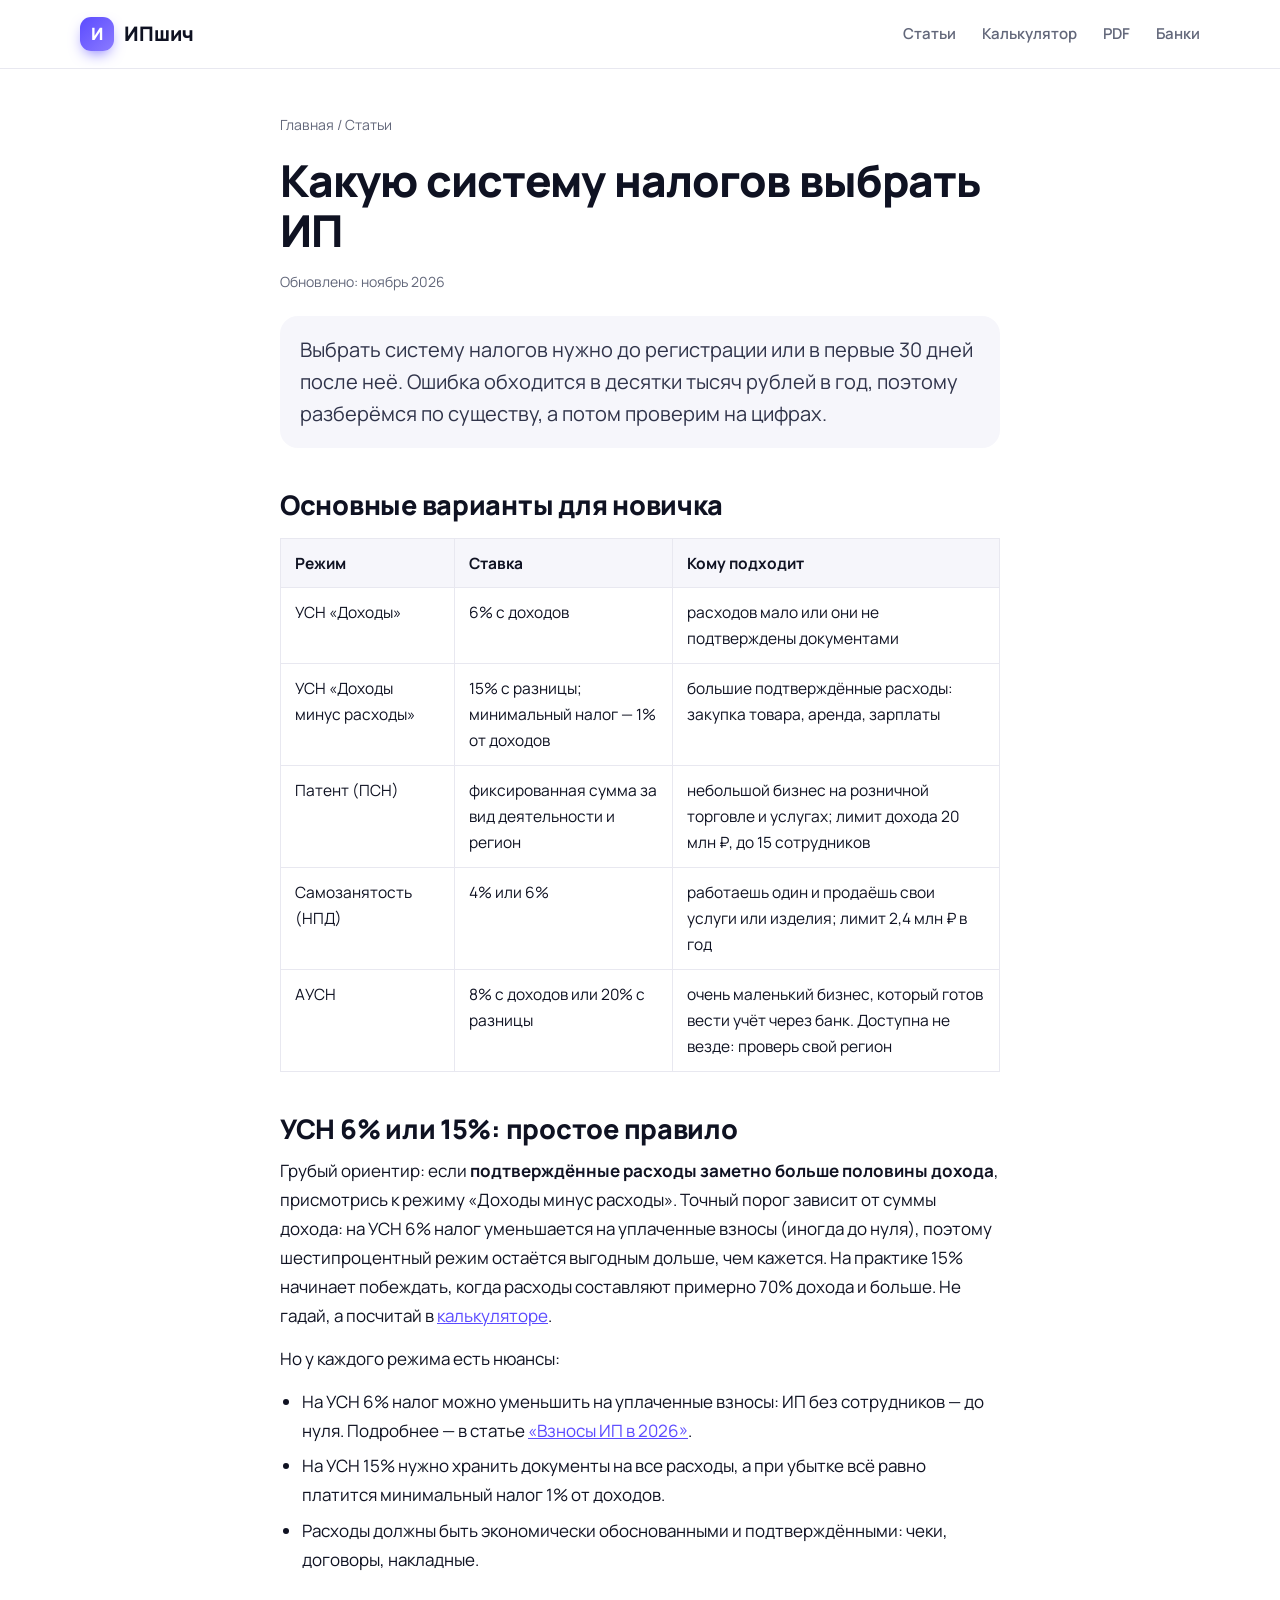
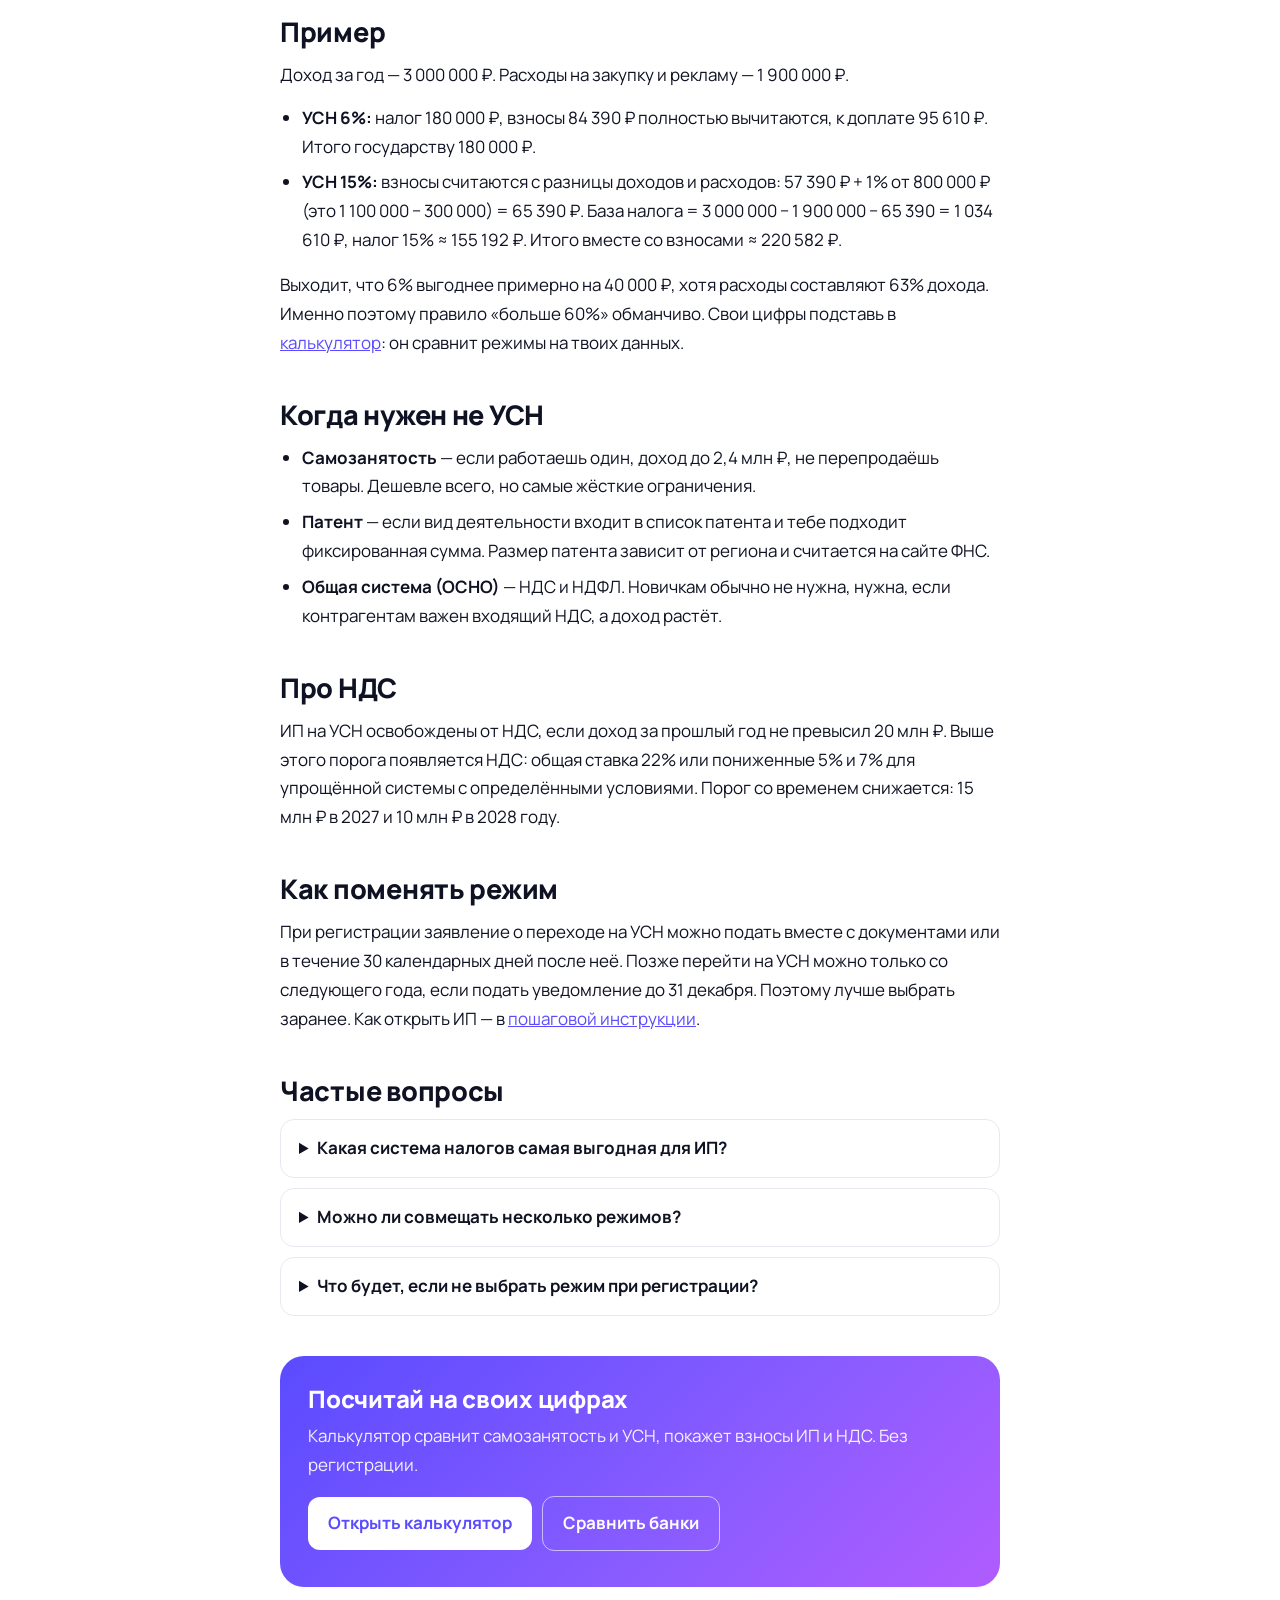
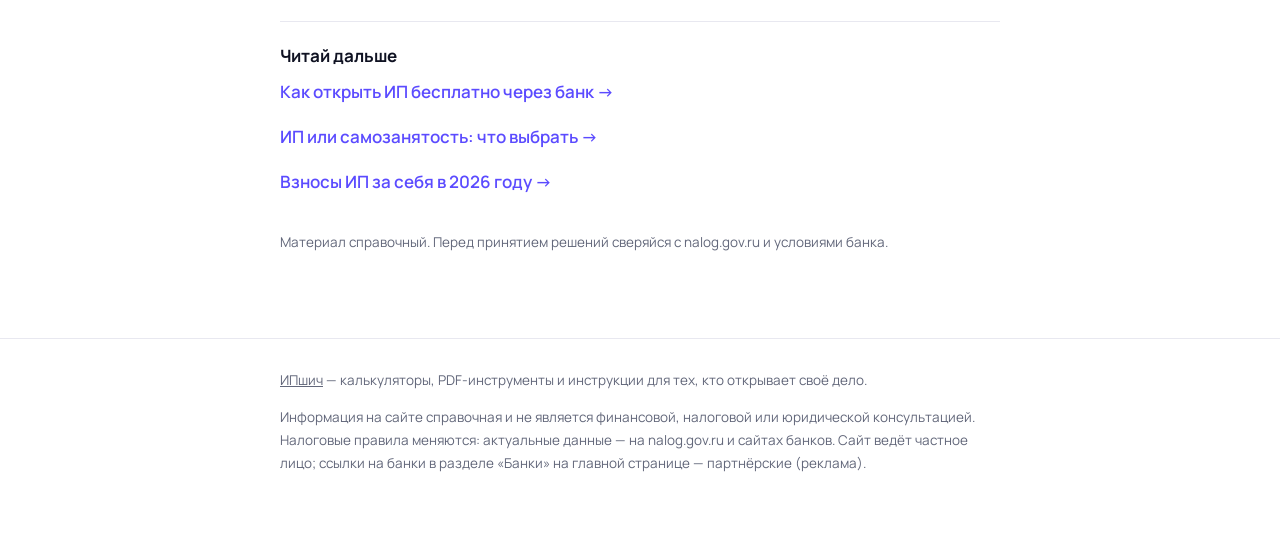
<file: articles/kakuyu-sistemu-nalogov-vybrat-ip/index.html>
<!doctype html>
<html lang="ru">
<head>
<meta charset="utf-8">
<meta name="viewport" content="width=device-width, initial-scale=1">
<title>Какую систему налогообложения выбрать ИП в 2026 году — ИПшич</title>
<meta name="description" content="УСН 6%, УСН 15%, патент, самозанятость и АУСН: чем отличаются режимы для ИП в 2026 году и как выбрать самый выгодный под свои доходы и расходы.">
<link rel="canonical" href="https://ipshich.ru/articles/kakuyu-sistemu-nalogov-vybrat-ip/">
<link rel="icon" href="/favicon.png">
<meta property="og:type" content="article">
<meta property="og:title" content="Какую систему налогообложения выбрать ИП в 2026 году">
<meta property="og:description" content="УСН 6%, УСН 15%, патент, самозанятость и АУСН: чем отличаются режимы для ИП в 2026 году и как выбрать самый выгодный под свои доходы и расходы.">
<meta property="og:url" content="https://ipshich.ru/articles/kakuyu-sistemu-nalogov-vybrat-ip/">
<meta property="og:locale" content="ru_RU">
<link rel="preconnect" href="https://fonts.googleapis.com">
<link rel="preconnect" href="https://fonts.gstatic.com" crossorigin>
<link href="https://fonts.googleapis.com/css2?family=Manrope:wght@400;500;600;700;800&display=swap" rel="stylesheet">
<link rel="stylesheet" href="/css/article.css">
<script type="application/ld+json">{"@context": "https://schema.org", "@type": "Article", "headline": "Какую систему налогообложения выбрать ИП в 2026 году", "description": "УСН 6%, УСН 15%, патент, самозанятость и АУСН: чем отличаются режимы для ИП в 2026 году и как выбрать самый выгодный под свои доходы и расходы.", "inLanguage": "ru", "mainEntityOfPage": "https://ipshich.ru/articles/kakuyu-sistemu-nalogov-vybrat-ip/", "dateModified": "2026-11-10", "author": {"@type": "Organization", "name": "ИПшич"}, "publisher": {"@type": "Organization", "name": "ИПшич"}}</script>
<script type="application/ld+json">{"@context": "https://schema.org", "@type": "FAQPage", "mainEntity": [{"@type": "Question", "name": "Какая система налогов самая выгодная для ИП?", "acceptedAnswer": {"@type": "Answer", "text": "Универсального ответа нет: при малых расходах выгоднее УСН 6%, при больших подтверждённых расходах — УСН 15%, при небольших доходах без перепродажи — самозанятость. Проверь на своих цифрах."}}, {"@type": "Question", "name": "Можно ли совмещать несколько режимов?", "acceptedAnswer": {"@type": "Answer", "text": "УСН можно совмещать с патентом по разным видам деятельности. Совмещать УСН и самозанятость одновременно нельзя: у ИП либо один режим, либо патент в дополнение к УСН."}}, {"@type": "Question", "name": "Что будет, если не выбрать режим при регистрации?", "acceptedAnswer": {"@type": "Answer", "text": "ИП автоматически окажется на общей системе (ОСНО), а перейти на УСН можно будет только со следующего года, если успеть подать уведомление до 31 декабря."}}]}</script>

</head>
<body>
<nav class="nav"><div class="wrap">
  <a class="logo" href="/"><i>И</i>ИПшич</a>
  <div class="menu"><a href="/articles/">Статьи</a><a href="/#calc">Калькулятор</a><a href="/#pdf">PDF</a><a href="/#banks">Банки</a></div>
</div></nav>

<main class="art">
<div class="crumbs"><a href="/">Главная</a> / <a href="/articles/">Статьи</a></div>
<h1>Какую систему налогов выбрать ИП</h1>
<div class="meta">Обновлено: ноябрь 2026</div>
<p class="lead">Выбрать систему налогов нужно до регистрации или в первые 30 дней после неё. Ошибка обходится в десятки тысяч рублей в год, поэтому разберёмся по существу, а потом проверим на цифрах.</p>

<h2>Основные варианты для новичка</h2>
<table>
  <thead><tr><th>Режим</th><th>Ставка</th><th>Кому подходит</th></tr></thead>
  <tbody>
    <tr><td>УСН «Доходы»</td><td>6% с доходов</td><td>расходов мало или они не подтверждены документами</td></tr>
    <tr><td>УСН «Доходы минус расходы»</td><td>15% с разницы; минимальный налог — 1% от доходов</td><td>большие подтверждённые расходы: закупка товара, аренда, зарплаты</td></tr>
    <tr><td>Патент (ПСН)</td><td>фиксированная сумма за вид деятельности и регион</td><td>небольшой бизнес на розничной торговле и услугах; лимит дохода 20 млн ₽, до 15 сотрудников</td></tr>
    <tr><td>Самозанятость (НПД)</td><td>4% или 6%</td><td>работаешь один и продаёшь свои услуги или изделия; лимит 2,4 млн ₽ в год</td></tr>
    <tr><td>АУСН</td><td>8% с доходов или 20% с разницы</td><td>очень маленький бизнес, который готов вести учёт через банк. Доступна не везде: проверь свой регион</td></tr>
  </tbody>
</table>

<h2>УСН 6% или 15%: простое правило</h2>
<p>Грубый ориентир: если <b>подтверждённые расходы заметно больше половины дохода</b>, присмотрись к режиму «Доходы минус расходы». Точный порог зависит от суммы дохода: на УСН 6% налог уменьшается на уплаченные взносы (иногда до нуля), поэтому шестипроцентный режим остаётся выгодным дольше, чем кажется. На практике 15% начинает побеждать, когда расходы составляют примерно 70% дохода и больше. Не гадай, а посчитай в <a href="/#calc">калькуляторе</a>.</p>
<p>Но у каждого режима есть нюансы:</p>
<ul>
  <li>На УСН 6% налог можно уменьшить на уплаченные взносы: ИП без сотрудников — до нуля. Подробнее — в статье <a href="/articles/vznosy-ip-2026/">«Взносы ИП в 2026»</a>.</li>
  <li>На УСН 15% нужно хранить документы на все расходы, а при убытке всё равно платится минимальный налог 1% от доходов.</li>
  <li>Расходы должны быть экономически обоснованными и подтверждёнными: чеки, договоры, накладные.</li>
</ul>

<h2>Пример</h2>
<p>Доход за год — 3 000 000 ₽. Расходы на закупку и рекламу — 1 900 000 ₽.</p>
<ul>
  <li><b>УСН 6%:</b> налог 180 000 ₽, взносы 84 390 ₽ полностью вычитаются, к доплате 95 610 ₽. Итого государству 180 000 ₽.</li>
  <li><b>УСН 15%:</b> взносы считаются с разницы доходов и расходов: 57 390 ₽ + 1% от 800 000 ₽ (это 1 100 000 − 300 000) = 65 390 ₽. База налога = 3 000 000 − 1 900 000 − 65 390 = 1 034 610 ₽, налог 15% ≈ 155 192 ₽. Итого вместе со взносами ≈ 220 582 ₽.</li>
</ul>
<p>Выходит, что 6% выгоднее примерно на 40 000 ₽, хотя расходы составляют 63% дохода. Именно поэтому правило «больше 60%» обманчиво. Свои цифры подставь в <a href="/#calc">калькулятор</a>: он сравнит режимы на твоих данных.</p>

<h2>Когда нужен не УСН</h2>
<ul>
  <li><b>Самозанятость</b> — если работаешь один, доход до 2,4 млн ₽, не перепродаёшь товары. Дешевле всего, но самые жёсткие ограничения.</li>
  <li><b>Патент</b> — если вид деятельности входит в список патента и тебе подходит фиксированная сумма. Размер патента зависит от региона и считается на сайте ФНС.</li>
  <li><b>Общая система (ОСНО)</b> — НДС и НДФЛ. Новичкам обычно не нужна, нужна, если контрагентам важен входящий НДС, а доход растёт.</li>
</ul>

<h2>Про НДС</h2>
<p>ИП на УСН освобождены от НДС, если доход за прошлый год не превысил 20 млн ₽. Выше этого порога появляется НДС: общая ставка 22% или пониженные 5% и 7% для упрощённой системы с определёнными условиями. Порог со временем снижается: 15 млн ₽ в 2027 и 10 млн ₽ в 2028 году.</p>

<h2>Как поменять режим</h2>
<p>При регистрации заявление о переходе на УСН можно подать вместе с документами или в течение 30 календарных дней после неё. Позже перейти на УСН можно только со следующего года, если подать уведомление до 31 декабря. Поэтому лучше выбрать заранее. Как открыть ИП — в <a href="/articles/kak-otkryt-ip-besplatno/">пошаговой инструкции</a>.</p>

<h2>Частые вопросы</h2><div class="faq"><details><summary>Какая система налогов самая выгодная для ИП?</summary><p>Универсального ответа нет: при малых расходах выгоднее УСН 6%, при больших подтверждённых расходах — УСН 15%, при небольших доходах без перепродажи — самозанятость. Проверь на своих цифрах.</p></details><details><summary>Можно ли совмещать несколько режимов?</summary><p>УСН можно совмещать с патентом по разным видам деятельности. Совмещать УСН и самозанятость одновременно нельзя: у ИП либо один режим, либо патент в дополнение к УСН.</p></details><details><summary>Что будет, если не выбрать режим при регистрации?</summary><p>ИП автоматически окажется на общей системе (ОСНО), а перейти на УСН можно будет только со следующего года, если успеть подать уведомление до 31 декабря.</p></details></div>
<div class="cta">
  <h2>Посчитай на своих цифрах</h2>
  <p>Калькулятор сравнит самозанятость и УСН, покажет взносы ИП и НДС. Без регистрации.</p>
  <a class="btn" href="/#calc">Открыть калькулятор</a><a class="btn line" href="/#banks">Сравнить банки</a>
</div>
<div class="more"><b>Читай дальше</b><a href="/articles/kak-otkryt-ip-besplatno/">Как открыть ИП бесплатно через банк →</a><a href="/articles/ip-ili-samozanyatost/">ИП или самозанятость: что выбрать →</a><a href="/articles/vznosy-ip-2026/">Взносы ИП за себя в 2026 году →</a></div>
<p class="disc">Материал справочный. Перед принятием решений сверяйся с nalog.gov.ru и условиями банка.</p>
</main>

<footer><div class="wrap">
  <p><a href="/">ИПшич</a> — калькуляторы, PDF-инструменты и инструкции для тех, кто открывает своё дело.</p>
  <p>Информация на сайте справочная и не является финансовой, налоговой или юридической консультацией. Налоговые правила меняются: актуальные данные — на nalog.gov.ru и сайтах банков. Сайт ведёт частное лицо; ссылки на банки в разделе «Банки» на главной странице — партнёрские (реклама).</p>
</div></footer>
</body></html>
</file>
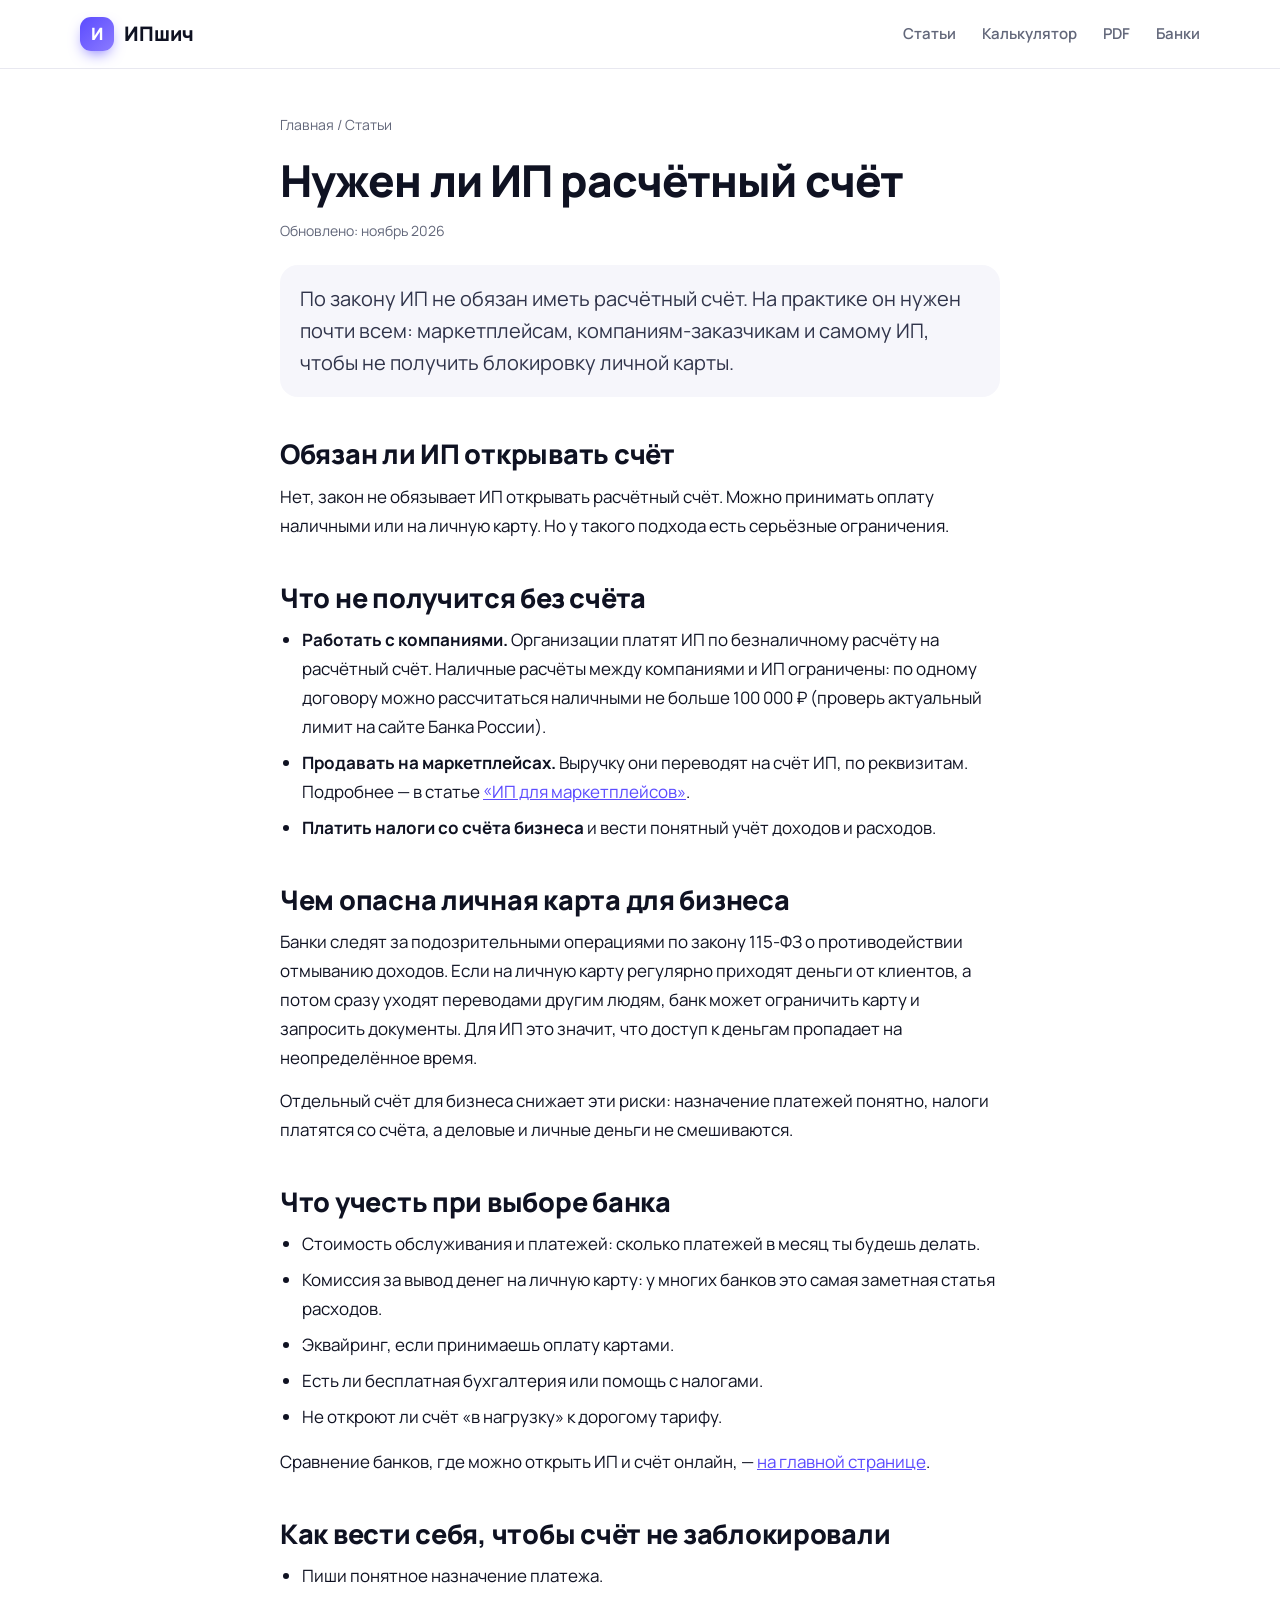
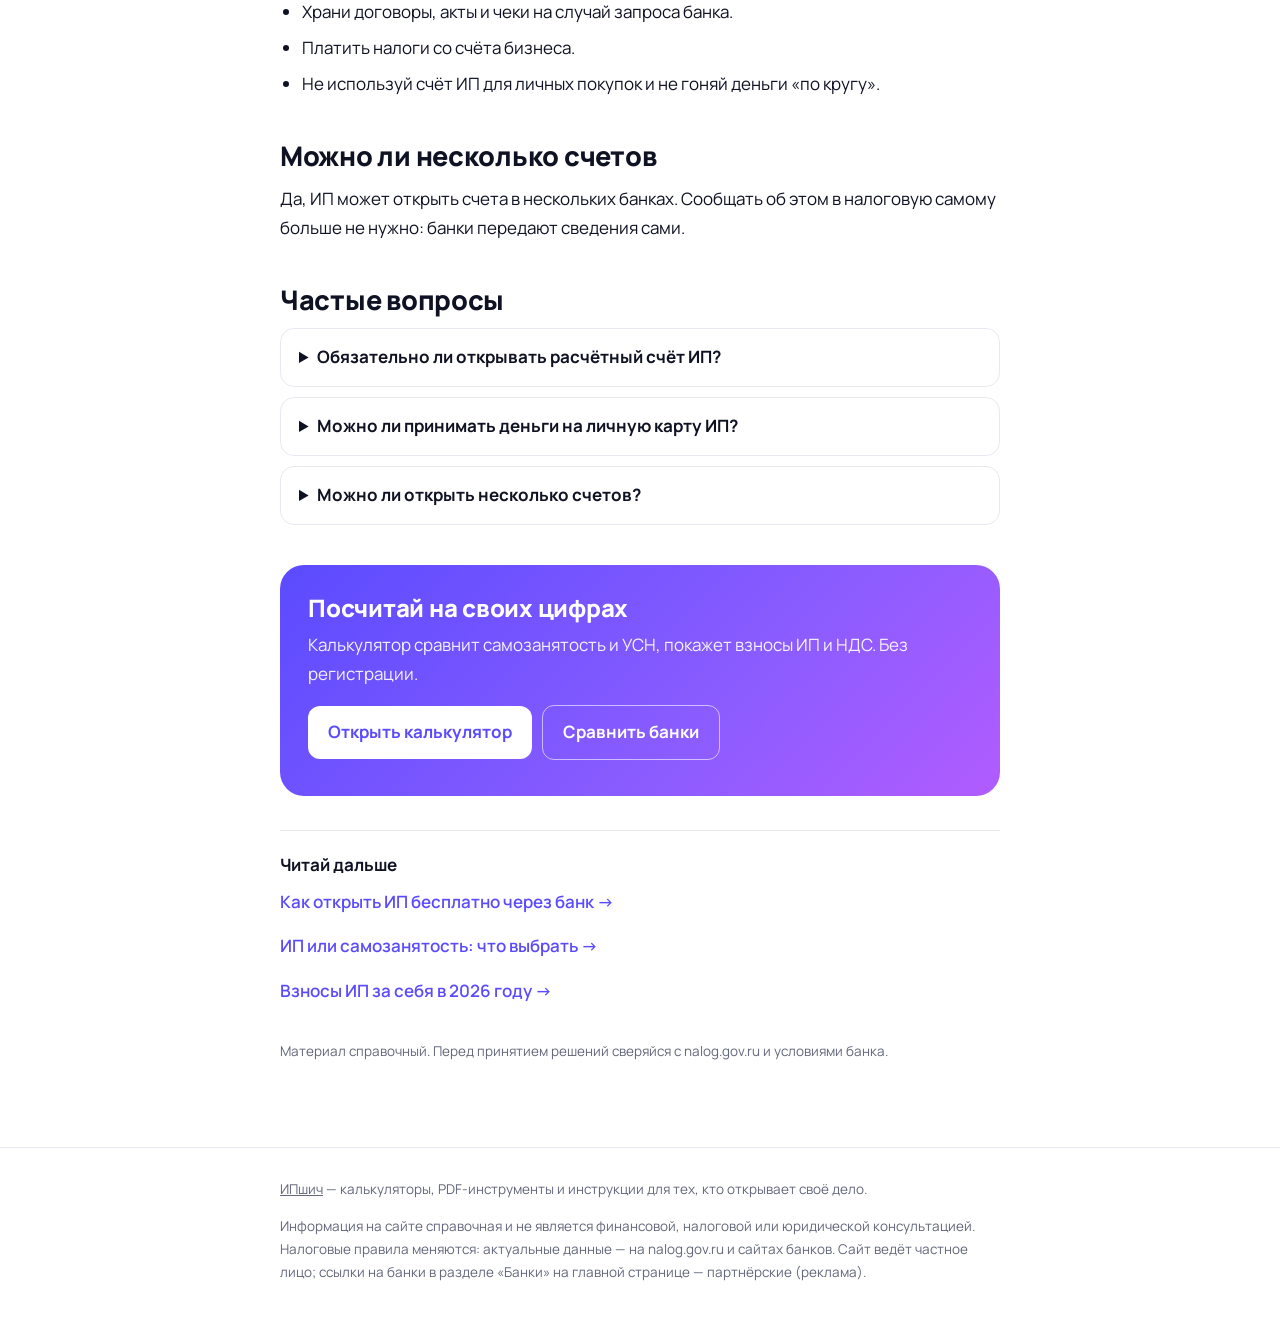
<file: articles/nuzhen-li-raschetnyy-schet-ip/index.html>
<!doctype html>
<html lang="ru">
<head>
<meta charset="utf-8">
<meta name="viewport" content="width=device-width, initial-scale=1">
<title>Нужен ли ИП расчётный счёт: можно ли работать без него — ИПшич</title>
<meta name="description" content="Обязан ли ИП открывать расчётный счёт, чем грозит работа через личную карту и почему лучше завести отдельный счёт для бизнеса.">
<link rel="canonical" href="https://ipshich.ru/articles/nuzhen-li-raschetnyy-schet-ip/">
<link rel="icon" href="/favicon.png">
<meta property="og:type" content="article">
<meta property="og:title" content="Нужен ли ИП расчётный счёт: можно ли работать без него">
<meta property="og:description" content="Обязан ли ИП открывать расчётный счёт, чем грозит работа через личную карту и почему лучше завести отдельный счёт для бизнеса.">
<meta property="og:url" content="https://ipshich.ru/articles/nuzhen-li-raschetnyy-schet-ip/">
<meta property="og:locale" content="ru_RU">
<link rel="preconnect" href="https://fonts.googleapis.com">
<link rel="preconnect" href="https://fonts.gstatic.com" crossorigin>
<link href="https://fonts.googleapis.com/css2?family=Manrope:wght@400;500;600;700;800&display=swap" rel="stylesheet">
<link rel="stylesheet" href="/css/article.css">
<script type="application/ld+json">{"@context": "https://schema.org", "@type": "Article", "headline": "Нужен ли ИП расчётный счёт: можно ли работать без него", "description": "Обязан ли ИП открывать расчётный счёт, чем грозит работа через личную карту и почему лучше завести отдельный счёт для бизнеса.", "inLanguage": "ru", "mainEntityOfPage": "https://ipshich.ru/articles/nuzhen-li-raschetnyy-schet-ip/", "dateModified": "2026-11-10", "author": {"@type": "Organization", "name": "ИПшич"}, "publisher": {"@type": "Organization", "name": "ИПшич"}}</script>
<script type="application/ld+json">{"@context": "https://schema.org", "@type": "FAQPage", "mainEntity": [{"@type": "Question", "name": "Обязательно ли открывать расчётный счёт ИП?", "acceptedAnswer": {"@type": "Answer", "text": "По закону нет, но без него сложно работать с компаниями и маркетплейсами, а доходы на личной карте повышают риск блокировки."}}, {"@type": "Question", "name": "Можно ли принимать деньги на личную карту ИП?", "acceptedAnswer": {"@type": "Answer", "text": "Технически можно, но банк может ограничить карту по закону 115-ФЗ при частых деловых операциях. Для бизнеса безопаснее отдельный счёт."}}, {"@type": "Question", "name": "Можно ли открыть несколько счетов?", "acceptedAnswer": {"@type": "Answer", "text": "Да, в нескольких банках. Сообщать налоговой самостоятельно не нужно."}}]}</script>

</head>
<body>
<nav class="nav"><div class="wrap">
  <a class="logo" href="/"><i>И</i>ИПшич</a>
  <div class="menu"><a href="/articles/">Статьи</a><a href="/#calc">Калькулятор</a><a href="/#pdf">PDF</a><a href="/#banks">Банки</a></div>
</div></nav>

<main class="art">
<div class="crumbs"><a href="/">Главная</a> / <a href="/articles/">Статьи</a></div>
<h1>Нужен ли ИП расчётный счёт</h1>
<div class="meta">Обновлено: ноябрь 2026</div>
<p class="lead">По закону ИП не обязан иметь расчётный счёт. На практике он нужен почти всем: маркетплейсам, компаниям-заказчикам и самому ИП, чтобы не получить блокировку личной карты.</p>

<h2>Обязан ли ИП открывать счёт</h2>
<p>Нет, закон не обязывает ИП открывать расчётный счёт. Можно принимать оплату наличными или на личную карту. Но у такого подхода есть серьёзные ограничения.</p>

<h2>Что не получится без счёта</h2>
<ul>
  <li><b>Работать с компаниями.</b> Организации платят ИП по безналичному расчёту на расчётный счёт. Наличные расчёты между компаниями и ИП ограничены: по одному договору можно рассчитаться наличными не больше 100 000 ₽ (проверь актуальный лимит на сайте Банка России).</li>
  <li><b>Продавать на маркетплейсах.</b> Выручку они переводят на счёт ИП, по реквизитам. Подробнее — в статье <a href="/articles/ip-dlya-marketpleysov/">«ИП для маркетплейсов»</a>.</li>
  <li><b>Платить налоги со счёта бизнеса</b> и вести понятный учёт доходов и расходов.</li>
</ul>

<h2>Чем опасна личная карта для бизнеса</h2>
<p>Банки следят за подозрительными операциями по закону 115-ФЗ о противодействии отмыванию доходов. Если на личную карту регулярно приходят деньги от клиентов, а потом сразу уходят переводами другим людям, банк может ограничить карту и запросить документы. Для ИП это значит, что доступ к деньгам пропадает на неопределённое время.</p>
<p>Отдельный счёт для бизнеса снижает эти риски: назначение платежей понятно, налоги платятся со счёта, а деловые и личные деньги не смешиваются.</p>

<h2>Что учесть при выборе банка</h2>
<ul>
  <li>Стоимость обслуживания и платежей: сколько платежей в месяц ты будешь делать.</li>
  <li>Комиссия за вывод денег на личную карту: у многих банков это самая заметная статья расходов.</li>
  <li>Эквайринг, если принимаешь оплату картами.</li>
  <li>Есть ли бесплатная бухгалтерия или помощь с налогами.</li>
  <li>Не откроют ли счёт «в нагрузку» к дорогому тарифу.</li>
</ul>
<p>Сравнение банков, где можно открыть ИП и счёт онлайн, — <a href="/#banks">на главной странице</a>.</p>

<h2>Как вести себя, чтобы счёт не заблокировали</h2>
<ul>
  <li>Пиши понятное назначение платежа.</li>
  <li>Храни договоры, акты и чеки на случай запроса банка.</li>
  <li>Платить налоги со счёта бизнеса.</li>
  <li>Не используй счёт ИП для личных покупок и не гоняй деньги «по кругу».</li>
</ul>

<h2>Можно ли несколько счетов</h2>
<p>Да, ИП может открыть счета в нескольких банках. Сообщать об этом в налоговую самому больше не нужно: банки передают сведения сами.</p>

<h2>Частые вопросы</h2><div class="faq"><details><summary>Обязательно ли открывать расчётный счёт ИП?</summary><p>По закону нет, но без него сложно работать с компаниями и маркетплейсами, а доходы на личной карте повышают риск блокировки.</p></details><details><summary>Можно ли принимать деньги на личную карту ИП?</summary><p>Технически можно, но банк может ограничить карту по закону 115-ФЗ при частых деловых операциях. Для бизнеса безопаснее отдельный счёт.</p></details><details><summary>Можно ли открыть несколько счетов?</summary><p>Да, в нескольких банках. Сообщать налоговой самостоятельно не нужно.</p></details></div>
<div class="cta">
  <h2>Посчитай на своих цифрах</h2>
  <p>Калькулятор сравнит самозанятость и УСН, покажет взносы ИП и НДС. Без регистрации.</p>
  <a class="btn" href="/#calc">Открыть калькулятор</a><a class="btn line" href="/#banks">Сравнить банки</a>
</div>
<div class="more"><b>Читай дальше</b><a href="/articles/kak-otkryt-ip-besplatno/">Как открыть ИП бесплатно через банк →</a><a href="/articles/ip-ili-samozanyatost/">ИП или самозанятость: что выбрать →</a><a href="/articles/vznosy-ip-2026/">Взносы ИП за себя в 2026 году →</a></div>
<p class="disc">Материал справочный. Перед принятием решений сверяйся с nalog.gov.ru и условиями банка.</p>
</main>

<footer><div class="wrap">
  <p><a href="/">ИПшич</a> — калькуляторы, PDF-инструменты и инструкции для тех, кто открывает своё дело.</p>
  <p>Информация на сайте справочная и не является финансовой, налоговой или юридической консультацией. Налоговые правила меняются: актуальные данные — на nalog.gov.ru и сайтах банков. Сайт ведёт частное лицо; ссылки на банки в разделе «Банки» на главной странице — партнёрские (реклама).</p>
</div></footer>
</body></html>
</file>
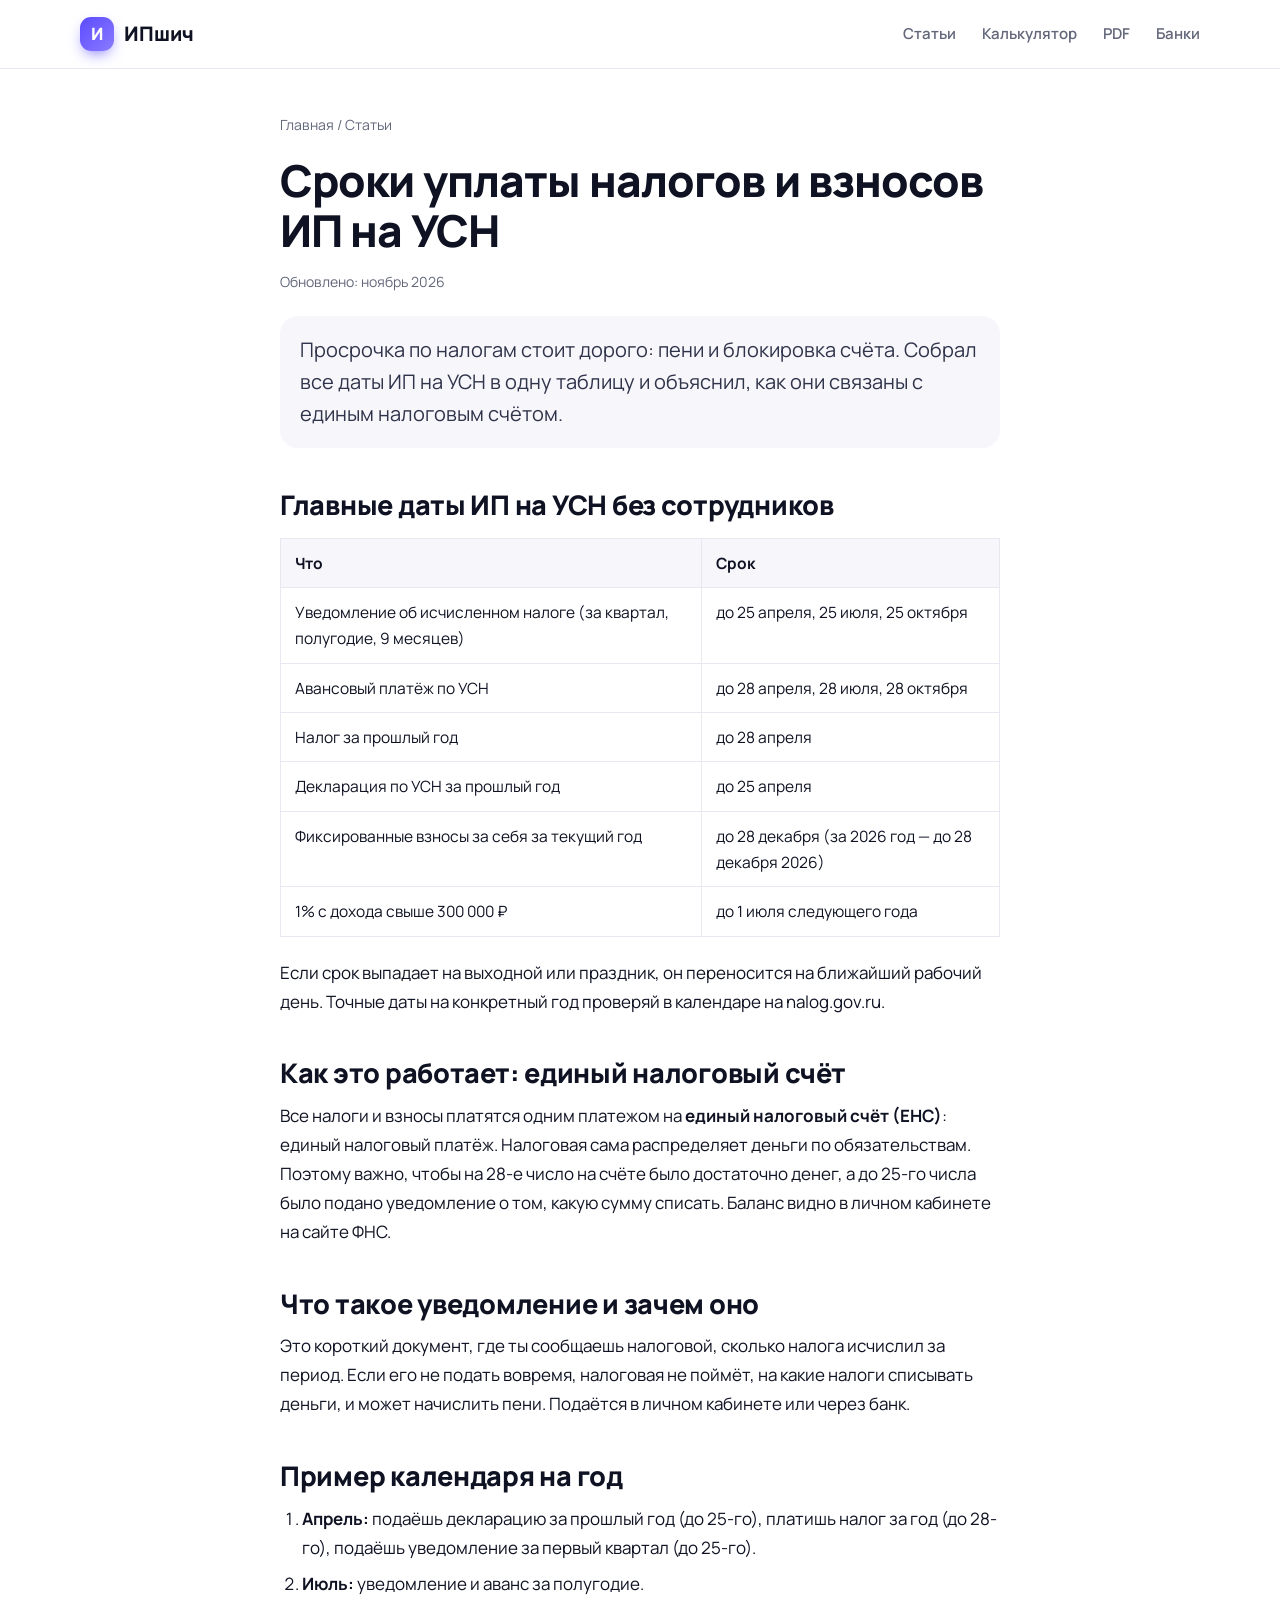
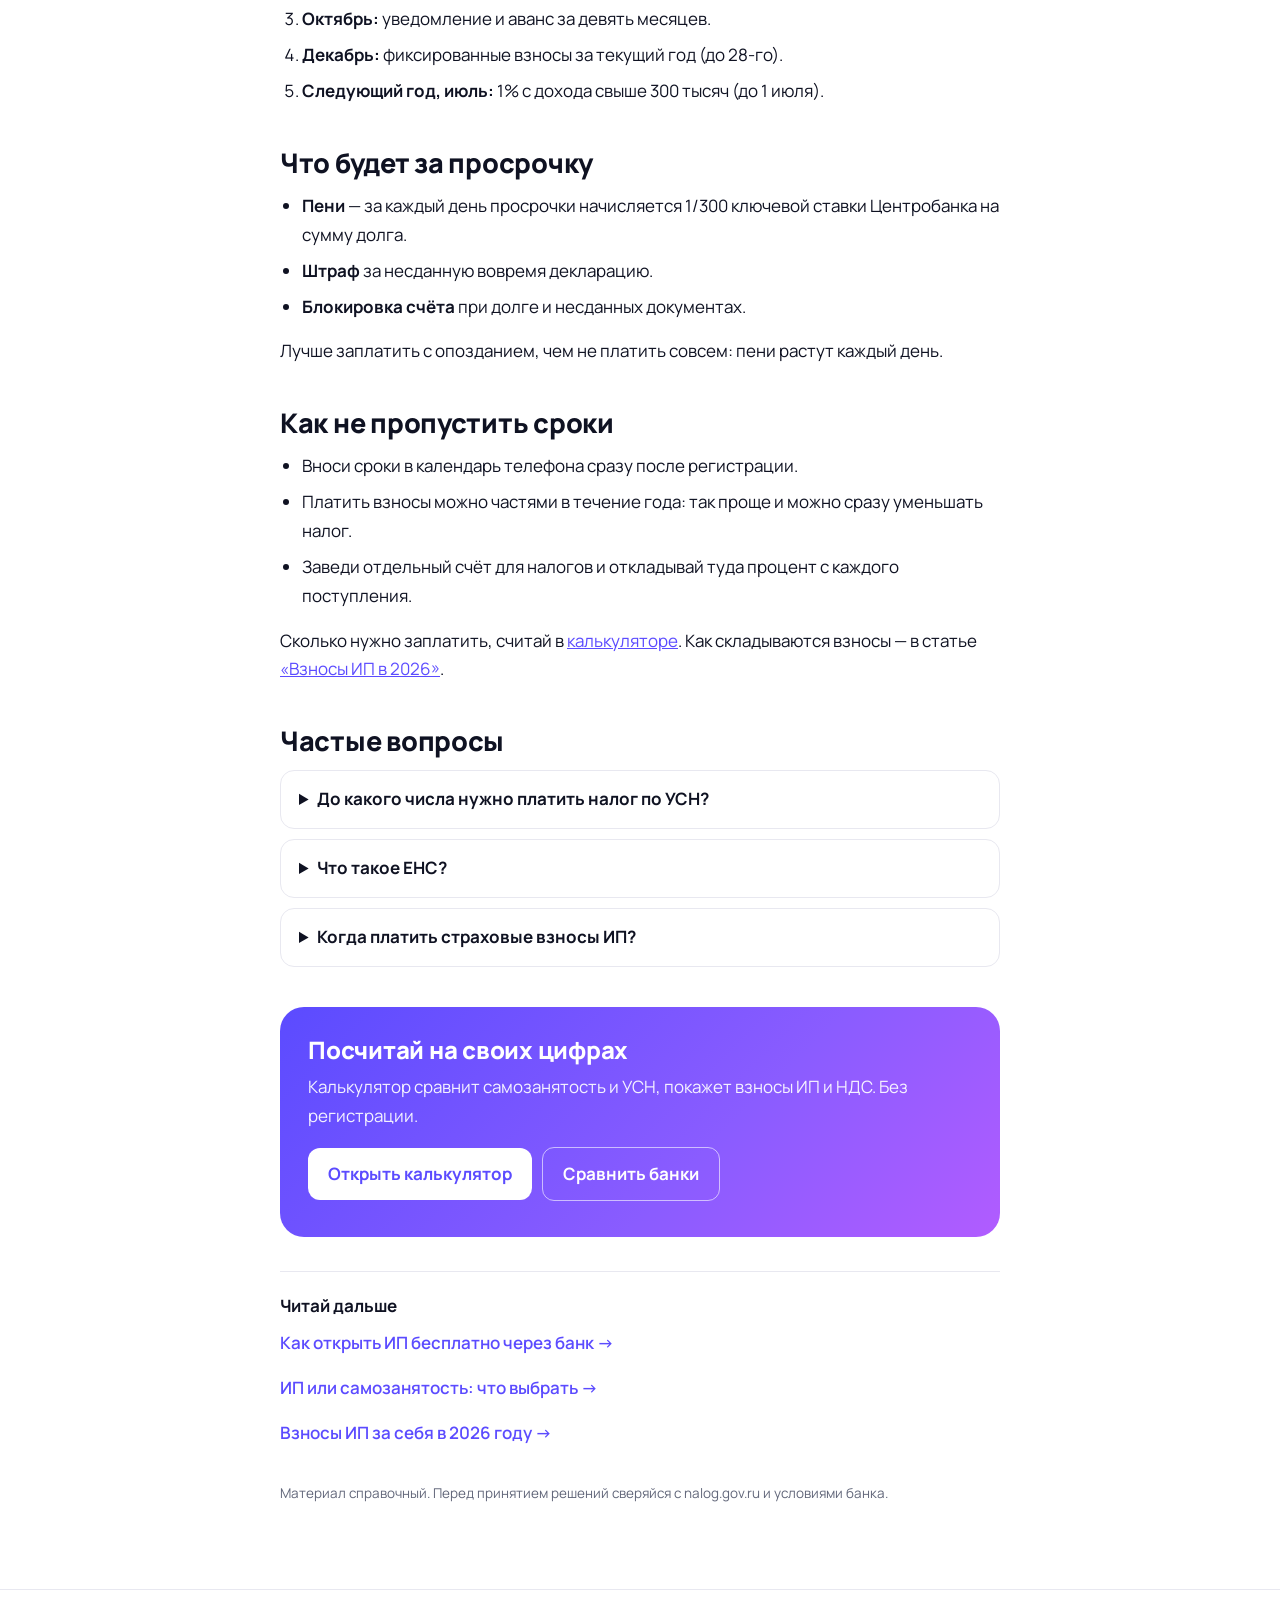
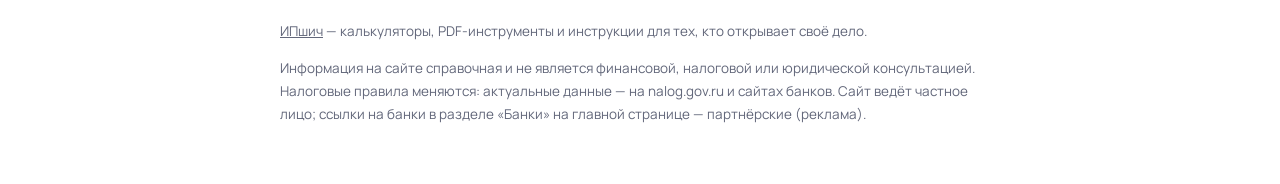
<file: articles/sroki-uplaty-nalogov-ip-usn-2026/index.html>
<!doctype html>
<html lang="ru">
<head>
<meta charset="utf-8">
<meta name="viewport" content="width=device-width, initial-scale=1">
<title>Сроки уплаты налогов и взносов ИП на УСН в 2026 году — ИПшич</title>
<meta name="description" content="Памятка по срокам ИП на УСН: авансы, налог за год, декларация, уведомления и страховые взносы. Когда и что платить, чтобы не получить пени.">
<link rel="canonical" href="https://ipshich.ru/articles/sroki-uplaty-nalogov-ip-usn-2026/">
<link rel="icon" href="/favicon.png">
<meta property="og:type" content="article">
<meta property="og:title" content="Сроки уплаты налогов и взносов ИП на УСН в 2026 году">
<meta property="og:description" content="Памятка по срокам ИП на УСН: авансы, налог за год, декларация, уведомления и страховые взносы. Когда и что платить, чтобы не получить пени.">
<meta property="og:url" content="https://ipshich.ru/articles/sroki-uplaty-nalogov-ip-usn-2026/">
<meta property="og:locale" content="ru_RU">
<link rel="preconnect" href="https://fonts.googleapis.com">
<link rel="preconnect" href="https://fonts.gstatic.com" crossorigin>
<link href="https://fonts.googleapis.com/css2?family=Manrope:wght@400;500;600;700;800&display=swap" rel="stylesheet">
<link rel="stylesheet" href="/css/article.css">
<script type="application/ld+json">{"@context": "https://schema.org", "@type": "Article", "headline": "Сроки уплаты налогов и взносов ИП на УСН в 2026 году", "description": "Памятка по срокам ИП на УСН: авансы, налог за год, декларация, уведомления и страховые взносы. Когда и что платить, чтобы не получить пени.", "inLanguage": "ru", "mainEntityOfPage": "https://ipshich.ru/articles/sroki-uplaty-nalogov-ip-usn-2026/", "dateModified": "2026-11-10", "author": {"@type": "Organization", "name": "ИПшич"}, "publisher": {"@type": "Organization", "name": "ИПшич"}}</script>
<script type="application/ld+json">{"@context": "https://schema.org", "@type": "FAQPage", "mainEntity": [{"@type": "Question", "name": "До какого числа нужно платить налог по УСН?", "acceptedAnswer": {"@type": "Answer", "text": "Авансы — до 28 апреля, 28 июля и 28 октября, налог за год — до 28 апреля следующего года. Уведомление об исчисленной сумме подаётся до 25-го числа этих месяцев."}}, {"@type": "Question", "name": "Что такое ЕНС?", "acceptedAnswer": {"@type": "Answer", "text": "Единый налоговый счёт: все налоги и взносы платятся одним платежом, а налоговая сама распределяет деньги по обязательствам."}}, {"@type": "Question", "name": "Когда платить страховые взносы ИП?", "acceptedAnswer": {"@type": "Answer", "text": "Фиксированную часть — до 28 декабря текущего года, 1% с дохода свыше 300 000 ₽ — до 1 июля следующего."}}]}</script>

</head>
<body>
<nav class="nav"><div class="wrap">
  <a class="logo" href="/"><i>И</i>ИПшич</a>
  <div class="menu"><a href="/articles/">Статьи</a><a href="/#calc">Калькулятор</a><a href="/#pdf">PDF</a><a href="/#banks">Банки</a></div>
</div></nav>

<main class="art">
<div class="crumbs"><a href="/">Главная</a> / <a href="/articles/">Статьи</a></div>
<h1>Сроки уплаты налогов и взносов ИП на УСН</h1>
<div class="meta">Обновлено: ноябрь 2026</div>
<p class="lead">Просрочка по налогам стоит дорого: пени и блокировка счёта. Собрал все даты ИП на УСН в одну таблицу и объяснил, как они связаны с единым налоговым счётом.</p>

<h2>Главные даты ИП на УСН без сотрудников</h2>
<table>
  <thead><tr><th>Что</th><th>Срок</th></tr></thead>
  <tbody>
    <tr><td>Уведомление об исчисленном налоге (за квартал, полугодие, 9 месяцев)</td><td>до 25 апреля, 25 июля, 25 октября</td></tr>
    <tr><td>Авансовый платёж по УСН</td><td>до 28 апреля, 28 июля, 28 октября</td></tr>
    <tr><td>Налог за прошлый год</td><td>до 28 апреля</td></tr>
    <tr><td>Декларация по УСН за прошлый год</td><td>до 25 апреля</td></tr>
    <tr><td>Фиксированные взносы за себя за текущий год</td><td>до 28 декабря (за 2026 год — до 28 декабря 2026)</td></tr>
    <tr><td>1% с дохода свыше 300 000 ₽</td><td>до 1 июля следующего года</td></tr>
  </tbody>
</table>
<p>Если срок выпадает на выходной или праздник, он переносится на ближайший рабочий день. Точные даты на конкретный год проверяй в календаре на nalog.gov.ru.</p>

<h2>Как это работает: единый налоговый счёт</h2>
<p>Все налоги и взносы платятся одним платежом на <b>единый налоговый счёт (ЕНС)</b>: единый налоговый платёж. Налоговая сама распределяет деньги по обязательствам. Поэтому важно, чтобы на 28-е число на счёте было достаточно денег, а до 25-го числа было подано уведомление о том, какую сумму списать. Баланс видно в личном кабинете на сайте ФНС.</p>

<h2>Что такое уведомление и зачем оно</h2>
<p>Это короткий документ, где ты сообщаешь налоговой, сколько налога исчислил за период. Если его не подать вовремя, налоговая не поймёт, на какие налоги списывать деньги, и может начислить пени. Подаётся в личном кабинете или через банк.</p>

<h2>Пример календаря на год</h2>
<ol>
  <li><b>Апрель:</b> подаёшь декларацию за прошлый год (до 25-го), платишь налог за год (до 28-го), подаёшь уведомление за первый квартал (до 25-го).</li>
  <li><b>Июль:</b> уведомление и аванс за полугодие.</li>
  <li><b>Октябрь:</b> уведомление и аванс за девять месяцев.</li>
  <li><b>Декабрь:</b> фиксированные взносы за текущий год (до 28-го).</li>
  <li><b>Следующий год, июль:</b> 1% с дохода свыше 300 тысяч (до 1 июля).</li>
</ol>

<h2>Что будет за просрочку</h2>
<ul>
  <li><b>Пени</b> — за каждый день просрочки начисляется 1/300 ключевой ставки Центробанка на сумму долга.</li>
  <li><b>Штраф</b> за несданную вовремя декларацию.</li>
  <li><b>Блокировка счёта</b> при долге и несданных документах.</li>
</ul>
<p>Лучше заплатить с опозданием, чем не платить совсем: пени растут каждый день.</p>

<h2>Как не пропустить сроки</h2>
<ul>
  <li>Вноси сроки в календарь телефона сразу после регистрации.</li>
  <li>Платить взносы можно частями в течение года: так проще и можно сразу уменьшать налог.</li>
  <li>Заведи отдельный счёт для налогов и откладывай туда процент с каждого поступления.</li>
</ul>
<p>Сколько нужно заплатить, считай в <a href="/#calc">калькуляторе</a>. Как складываются взносы — в статье <a href="/articles/vznosy-ip-2026/">«Взносы ИП в 2026»</a>.</p>

<h2>Частые вопросы</h2><div class="faq"><details><summary>До какого числа нужно платить налог по УСН?</summary><p>Авансы — до 28 апреля, 28 июля и 28 октября, налог за год — до 28 апреля следующего года. Уведомление об исчисленной сумме подаётся до 25-го числа этих месяцев.</p></details><details><summary>Что такое ЕНС?</summary><p>Единый налоговый счёт: все налоги и взносы платятся одним платежом, а налоговая сама распределяет деньги по обязательствам.</p></details><details><summary>Когда платить страховые взносы ИП?</summary><p>Фиксированную часть — до 28 декабря текущего года, 1% с дохода свыше 300 000 ₽ — до 1 июля следующего.</p></details></div>
<div class="cta">
  <h2>Посчитай на своих цифрах</h2>
  <p>Калькулятор сравнит самозанятость и УСН, покажет взносы ИП и НДС. Без регистрации.</p>
  <a class="btn" href="/#calc">Открыть калькулятор</a><a class="btn line" href="/#banks">Сравнить банки</a>
</div>
<div class="more"><b>Читай дальше</b><a href="/articles/kak-otkryt-ip-besplatno/">Как открыть ИП бесплатно через банк →</a><a href="/articles/ip-ili-samozanyatost/">ИП или самозанятость: что выбрать →</a><a href="/articles/vznosy-ip-2026/">Взносы ИП за себя в 2026 году →</a></div>
<p class="disc">Материал справочный. Перед принятием решений сверяйся с nalog.gov.ru и условиями банка.</p>
</main>

<footer><div class="wrap">
  <p><a href="/">ИПшич</a> — калькуляторы, PDF-инструменты и инструкции для тех, кто открывает своё дело.</p>
  <p>Информация на сайте справочная и не является финансовой, налоговой или юридической консультацией. Налоговые правила меняются: актуальные данные — на nalog.gov.ru и сайтах банков. Сайт ведёт частное лицо; ссылки на банки в разделе «Банки» на главной странице — партнёрские (реклама).</p>
</div></footer>
</body></html>
</file>
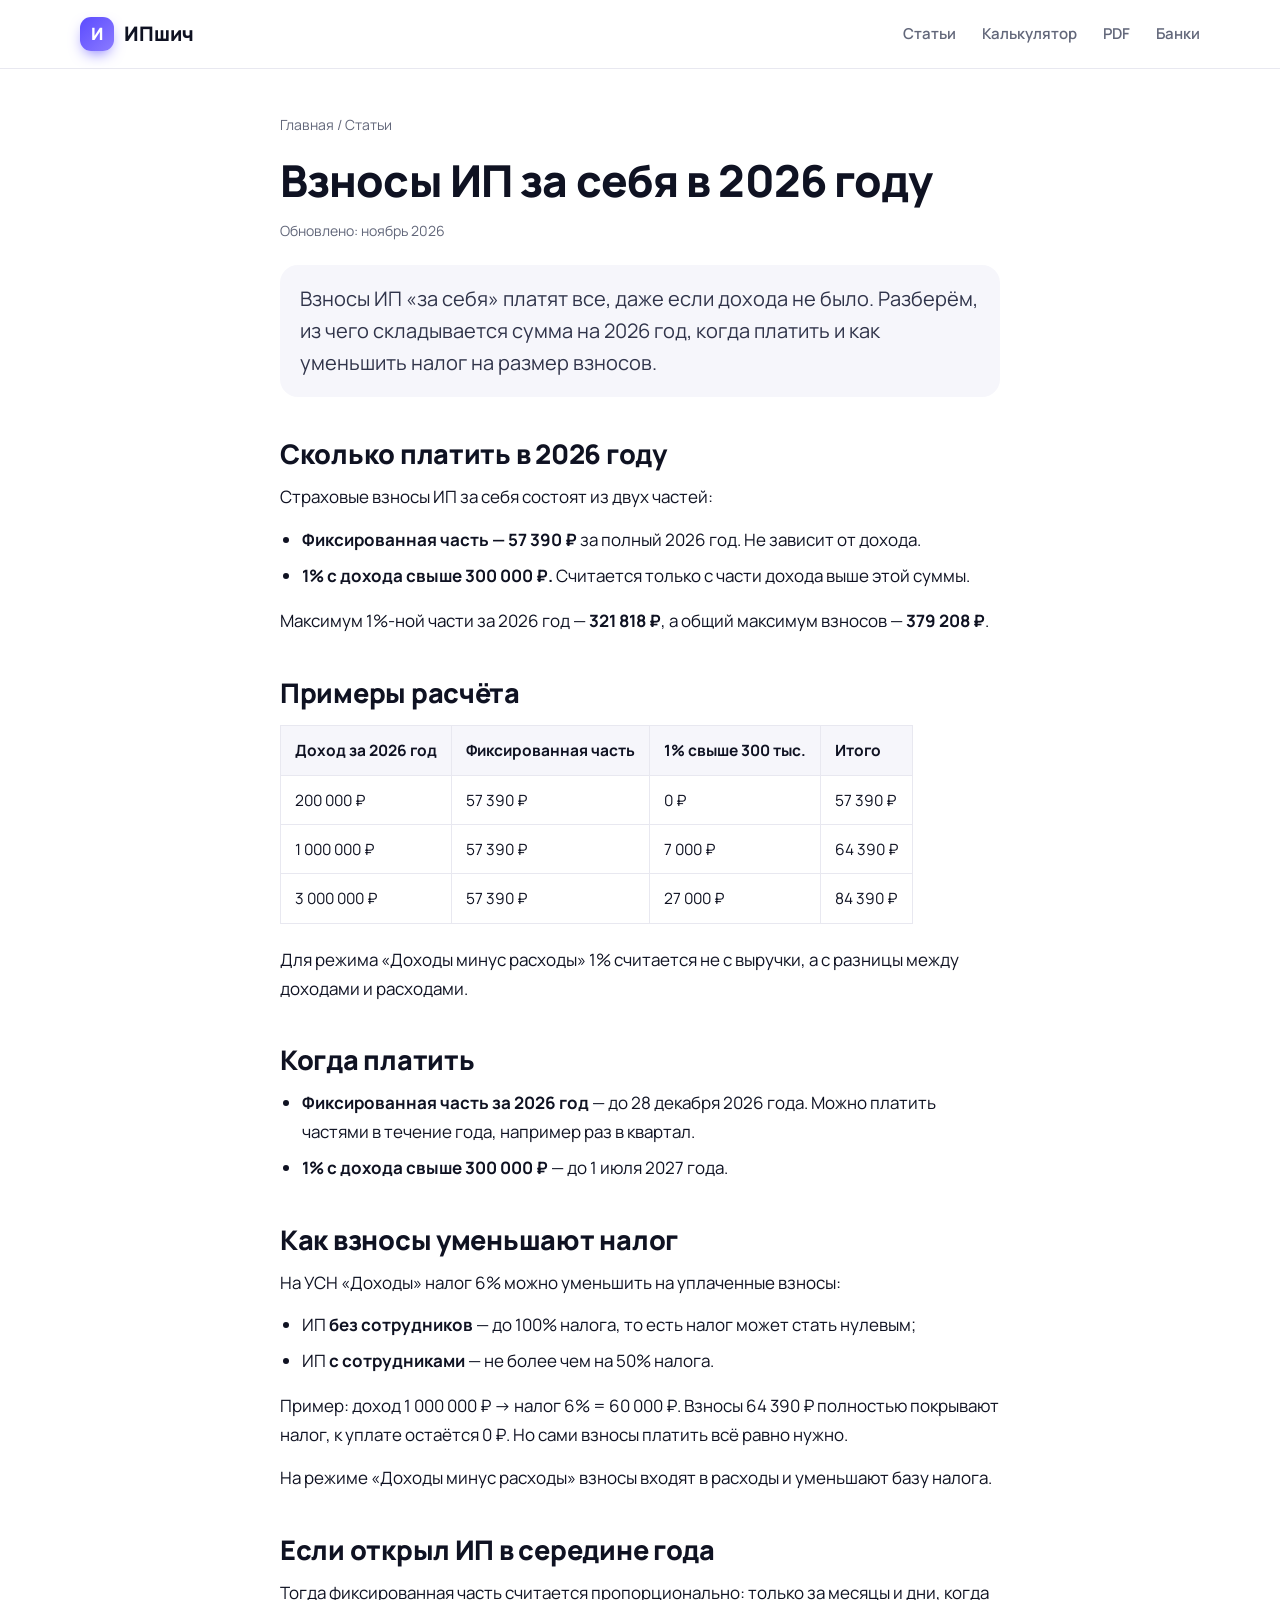
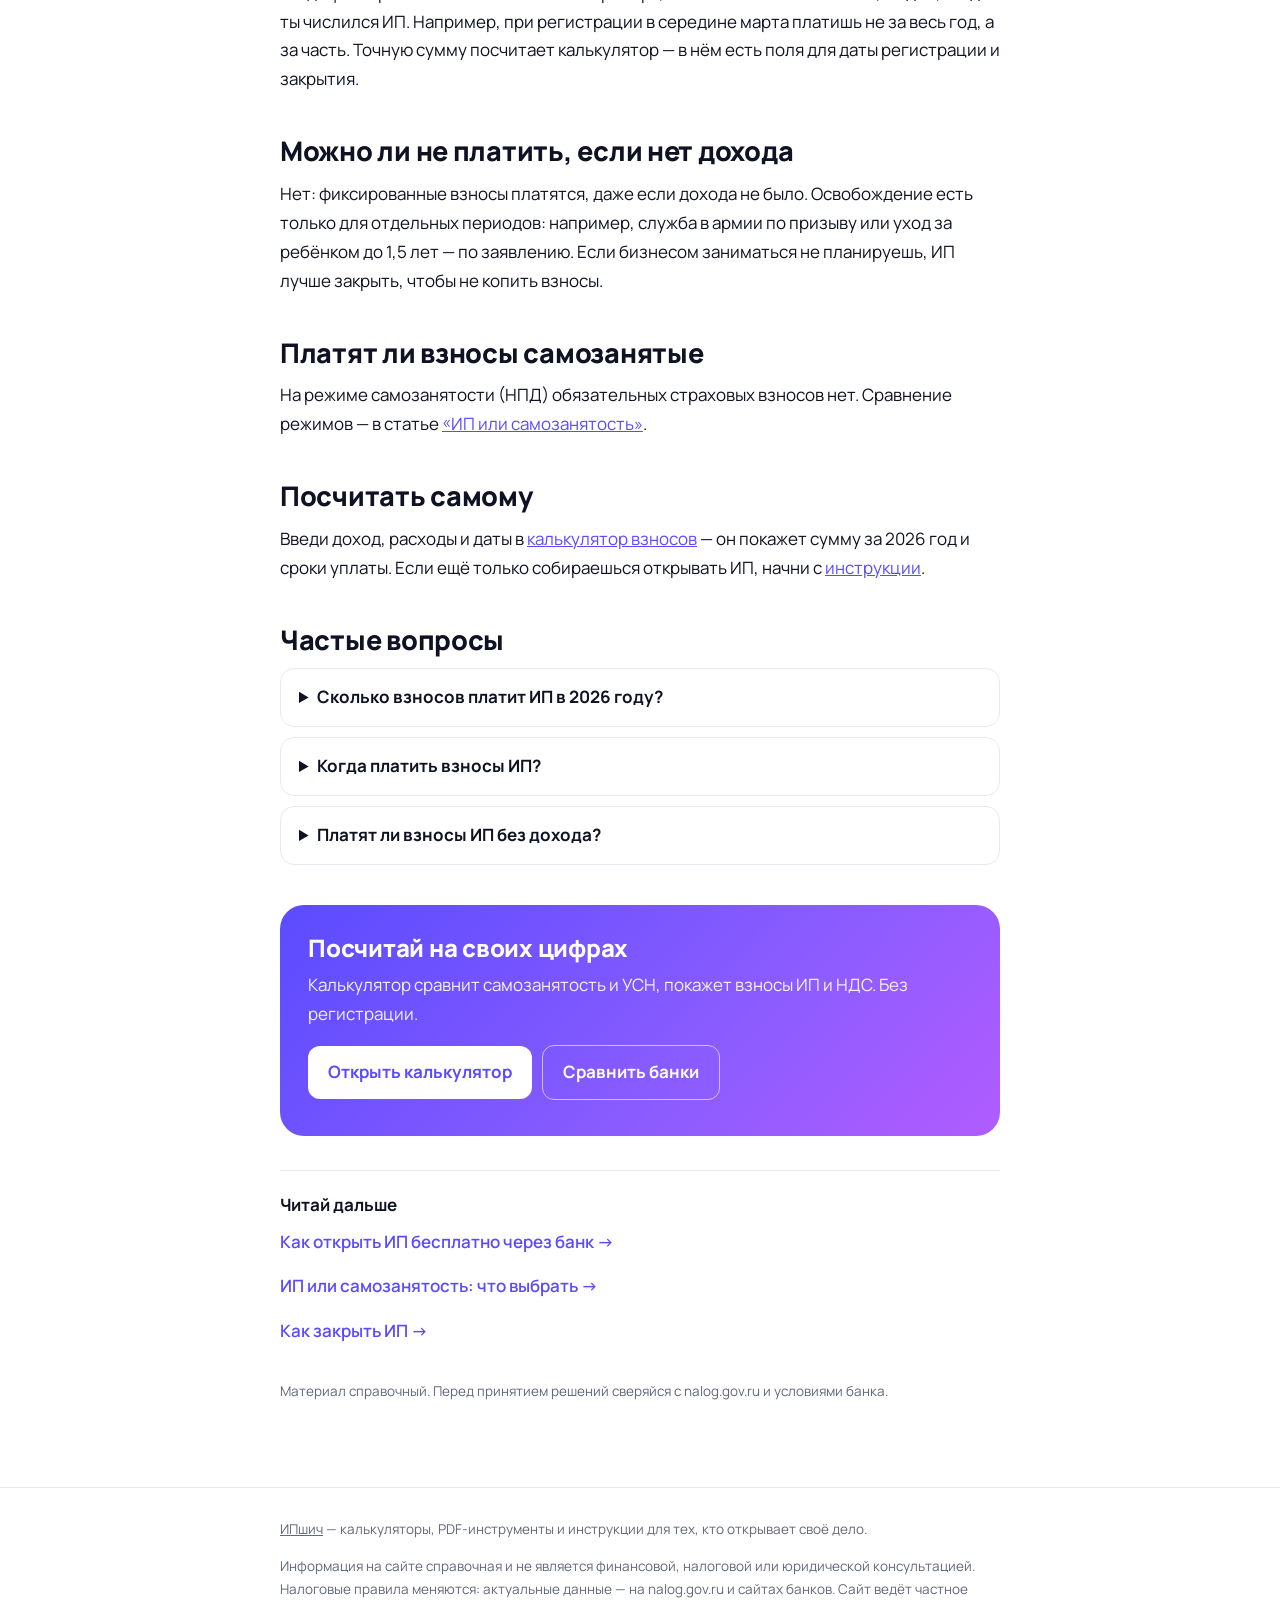
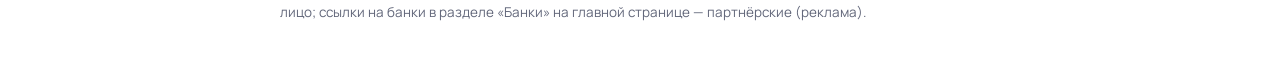
<file: articles/vznosy-ip-2026/index.html>
<!doctype html>
<html lang="ru">
<head>
<meta charset="utf-8">
<meta name="viewport" content="width=device-width, initial-scale=1">
<title>Взносы ИП за себя в 2026 году: сколько платить и когда — ИПшич</title>
<meta name="description" content="Фиксированные взносы ИП в 2026 году — 57 390 ₽ плюс 1% с дохода свыше 300 000 ₽. Сроки уплаты, примеры расчёта и как взносы уменьшают налог на УСН.">
<link rel="canonical" href="https://ipshich.ru/articles/vznosy-ip-2026/">
<link rel="icon" href="/favicon.png">
<meta property="og:type" content="article">
<meta property="og:title" content="Взносы ИП за себя в 2026 году: сколько платить и когда">
<meta property="og:description" content="Фиксированные взносы ИП в 2026 году — 57 390 ₽ плюс 1% с дохода свыше 300 000 ₽. Сроки уплаты, примеры расчёта и как взносы уменьшают налог на УСН.">
<meta property="og:url" content="https://ipshich.ru/articles/vznosy-ip-2026/">
<meta property="og:locale" content="ru_RU">
<link rel="preconnect" href="https://fonts.googleapis.com">
<link rel="preconnect" href="https://fonts.gstatic.com" crossorigin>
<link href="https://fonts.googleapis.com/css2?family=Manrope:wght@400;500;600;700;800&display=swap" rel="stylesheet">
<link rel="stylesheet" href="/css/article.css">
<script type="application/ld+json">{"@context": "https://schema.org", "@type": "Article", "headline": "Взносы ИП за себя в 2026 году: сколько платить и когда", "description": "Фиксированные взносы ИП в 2026 году — 57 390 ₽ плюс 1% с дохода свыше 300 000 ₽. Сроки уплаты, примеры расчёта и как взносы уменьшают налог на УСН.", "inLanguage": "ru", "mainEntityOfPage": "https://ipshich.ru/articles/vznosy-ip-2026/", "dateModified": "2026-11-10", "author": {"@type": "Organization", "name": "ИПшич"}, "publisher": {"@type": "Organization", "name": "ИПшич"}}</script>
<script type="application/ld+json">{"@context": "https://schema.org", "@type": "FAQPage", "mainEntity": [{"@type": "Question", "name": "Сколько взносов платит ИП в 2026 году?", "acceptedAnswer": {"@type": "Answer", "text": "Фиксированная часть — 57 390 рублей за полный год плюс 1% с дохода свыше 300 000 рублей, но не больше 321 818 рублей за 1%-ную часть."}}, {"@type": "Question", "name": "Когда платить взносы ИП?", "acceptedAnswer": {"@type": "Answer", "text": "Фиксированную часть — до 28 декабря 2026 года, 1% с дохода — до 1 июля 2027 года."}}, {"@type": "Question", "name": "Платят ли взносы ИП без дохода?", "acceptedAnswer": {"@type": "Answer", "text": "Да. Фиксированная часть платится даже при нулевом доходе."}}]}</script>

</head>
<body>
<nav class="nav"><div class="wrap">
  <a class="logo" href="/"><i>И</i>ИПшич</a>
  <div class="menu"><a href="/articles/">Статьи</a><a href="/#calc">Калькулятор</a><a href="/#pdf">PDF</a><a href="/#banks">Банки</a></div>
</div></nav>

<main class="art">
<div class="crumbs"><a href="/">Главная</a> / <a href="/articles/">Статьи</a></div>
<h1>Взносы ИП за себя в 2026 году</h1>
<div class="meta">Обновлено: ноябрь 2026</div>
<p class="lead">Взносы ИП «за себя» платят все, даже если дохода не было. Разберём, из чего складывается сумма на 2026 год, когда платить и как уменьшить налог на размер взносов.</p>

<h2>Сколько платить в 2026 году</h2>
<p>Страховые взносы ИП за себя состоят из двух частей:</p>
<ul>
  <li><b>Фиксированная часть — 57 390 ₽</b> за полный 2026 год. Не зависит от дохода.</li>
  <li><b>1% с дохода свыше 300 000 ₽.</b> Считается только с части дохода выше этой суммы.</li>
</ul>
<p>Максимум 1%-ной части за 2026 год — <b>321 818 ₽</b>, а общий максимум взносов — <b>379 208 ₽</b>.</p>

<h2>Примеры расчёта</h2>
<table class="nums">
  <thead><tr><th>Доход за 2026 год</th><th>Фиксированная часть</th><th>1% свыше 300 тыс.</th><th>Итого</th></tr></thead>
  <tbody>
    <tr><td>200 000 ₽</td><td>57 390 ₽</td><td>0 ₽</td><td>57 390 ₽</td></tr>
    <tr><td>1 000 000 ₽</td><td>57 390 ₽</td><td>7 000 ₽</td><td>64 390 ₽</td></tr>
    <tr><td>3 000 000 ₽</td><td>57 390 ₽</td><td>27 000 ₽</td><td>84 390 ₽</td></tr>
  </tbody>
</table>
<p>Для режима «Доходы минус расходы» 1% считается не с выручки, а с разницы между доходами и расходами.</p>

<h2>Когда платить</h2>
<ul>
  <li><b>Фиксированная часть за 2026 год</b> — до 28 декабря 2026 года. Можно платить частями в течение года, например раз в квартал.</li>
  <li><b>1% с дохода свыше 300 000 ₽</b> — до 1 июля 2027 года.</li>
</ul>

<h2>Как взносы уменьшают налог</h2>
<p>На УСН «Доходы» налог 6% можно уменьшить на уплаченные взносы:</p>
<ul>
  <li>ИП <b>без сотрудников</b> — до 100% налога, то есть налог может стать нулевым;</li>
  <li>ИП <b>с сотрудниками</b> — не более чем на 50% налога.</li>
</ul>
<p>Пример: доход 1 000 000 ₽ → налог 6% = 60 000 ₽. Взносы 64 390 ₽ полностью покрывают налог, к уплате остаётся 0 ₽. Но сами взносы платить всё равно нужно.</p>
<p>На режиме «Доходы минус расходы» взносы входят в расходы и уменьшают базу налога.</p>

<h2>Если открыл ИП в середине года</h2>
<p>Тогда фиксированная часть считается пропорционально: только за месяцы и дни, когда ты числился ИП. Например, при регистрации в середине марта платишь не за весь год, а за часть. Точную сумму посчитает калькулятор — в нём есть поля для даты регистрации и закрытия.</p>

<h2>Можно ли не платить, если нет дохода</h2>
<p>Нет: фиксированные взносы платятся, даже если дохода не было. Освобождение есть только для отдельных периодов: например, служба в армии по призыву или уход за ребёнком до 1,5 лет — по заявлению. Если бизнесом заниматься не планируешь, ИП лучше закрыть, чтобы не копить взносы.</p>

<h2>Платят ли взносы самозанятые</h2>
<p>На режиме самозанятости (НПД) обязательных страховых взносов нет. Сравнение режимов — в статье <a href="/articles/ip-ili-samozanyatost/">«ИП или самозанятость»</a>.</p>

<h2>Посчитать самому</h2>
<p>Введи доход, расходы и даты в <a href="/#calc">калькулятор взносов</a> — он покажет сумму за 2026 год и сроки уплаты. Если ещё только собираешься открывать ИП, начни с <a href="/articles/kak-otkryt-ip-besplatno/">инструкции</a>.</p>

<h2>Частые вопросы</h2><div class="faq"><details><summary>Сколько взносов платит ИП в 2026 году?</summary><p>Фиксированная часть — 57 390 рублей за полный год плюс 1% с дохода свыше 300 000 рублей, но не больше 321 818 рублей за 1%-ную часть.</p></details><details><summary>Когда платить взносы ИП?</summary><p>Фиксированную часть — до 28 декабря 2026 года, 1% с дохода — до 1 июля 2027 года.</p></details><details><summary>Платят ли взносы ИП без дохода?</summary><p>Да. Фиксированная часть платится даже при нулевом доходе.</p></details></div>
<div class="cta">
  <h2>Посчитай на своих цифрах</h2>
  <p>Калькулятор сравнит самозанятость и УСН, покажет взносы ИП и НДС. Без регистрации.</p>
  <a class="btn" href="/#calc">Открыть калькулятор</a><a class="btn line" href="/#banks">Сравнить банки</a>
</div>
<div class="more"><b>Читай дальше</b><a href="/articles/kak-otkryt-ip-besplatno/">Как открыть ИП бесплатно через банк →</a><a href="/articles/ip-ili-samozanyatost/">ИП или самозанятость: что выбрать →</a><a href="/articles/kak-zakryt-ip/">Как закрыть ИП →</a></div>
<p class="disc">Материал справочный. Перед принятием решений сверяйся с nalog.gov.ru и условиями банка.</p>
</main>

<footer><div class="wrap">
  <p><a href="/">ИПшич</a> — калькуляторы, PDF-инструменты и инструкции для тех, кто открывает своё дело.</p>
  <p>Информация на сайте справочная и не является финансовой, налоговой или юридической консультацией. Налоговые правила меняются: актуальные данные — на nalog.gov.ru и сайтах банков. Сайт ведёт частное лицо; ссылки на банки в разделе «Банки» на главной странице — партнёрские (реклама).</p>
</div></footer>
</body></html>
</file>
<file: css/article.css>
:root{--bg:#fff;--soft:#f6f6fb;--ink:#0f1222;--muted:#62677a;--line:#e8e8f0;--acc:#5b4bff;--acc2:#8b7bff;--acc-soft:#efedff}
*{box-sizing:border-box}
html{scroll-behavior:smooth}
body{margin:0;background:var(--bg);color:var(--ink);font:17px/1.7 "Manrope",system-ui,-apple-system,"Segoe UI",sans-serif;-webkit-font-smoothing:antialiased}
a{color:var(--acc)}
.wrap{max-width:1160px;margin:0 auto;padding:0 20px}
.nav{position:sticky;top:0;z-index:50;background:rgba(255,255,255,.8);backdrop-filter:saturate(1.6) blur(14px);-webkit-backdrop-filter:saturate(1.6) blur(14px);border-bottom:1px solid var(--line)}
.nav .wrap{display:flex;align-items:center;justify-content:space-between;height:68px}
.logo{display:flex;align-items:center;gap:10px;font-weight:800;font-size:20px;text-decoration:none;color:var(--ink)}
.logo i{width:34px;height:34px;border-radius:11px;background:linear-gradient(135deg,var(--acc),var(--acc2));display:grid;place-items:center;color:#fff;font-style:normal;font-size:17px;box-shadow:0 6px 16px -6px var(--acc)}
.menu{display:flex;gap:26px}
.menu a{text-decoration:none;color:var(--muted);font-weight:600;font-size:15px}
.menu a:hover{color:var(--ink)}
@media(max-width:700px){.menu a:not(:first-child){display:none}}
.art{max-width:760px;margin:0 auto;padding:44px 20px 20px}
.crumbs{font-size:14px;color:var(--muted);margin-bottom:18px}
.crumbs a{color:var(--muted);text-decoration:none}
.crumbs a:hover{color:var(--acc)}
h1{font-size:clamp(30px,5vw,44px);line-height:1.15;letter-spacing:-.02em;margin:0 0 14px;font-weight:800}
.meta{font-size:14px;color:var(--muted);margin-bottom:22px}
.lead{font-size:20px;color:#30344a;line-height:1.6;margin:0 0 28px;padding:18px 20px;background:var(--soft);border-radius:18px}
h2{font-size:27px;line-height:1.25;letter-spacing:-.01em;margin:40px 0 12px;font-weight:800}
h3{font-size:20px;margin:26px 0 8px;font-weight:700}
p{margin:0 0 14px}
ul,ol{padding-left:22px;margin:0 0 16px}
li{margin-bottom:7px}
table{width:100%;border-collapse:collapse;margin:16px 0 22px;font-size:15.5px;display:block;overflow-x:auto}
th,td{padding:11px 14px;border:1px solid var(--line);text-align:left;vertical-align:top}
th{background:var(--soft);font-weight:700}
.nums th,.nums td{white-space:nowrap}
.cta{margin:40px 0 10px;padding:28px;border-radius:24px;background:linear-gradient(135deg,#5b4bff,#8a5cff 60%,#b15cff);color:#fff}
.cta h2{margin:0 0 8px;color:#fff;font-size:24px}
.cta p{margin:0 0 16px;opacity:.92}
.btn{display:inline-block;background:#fff;color:var(--acc);text-decoration:none;font-weight:700;padding:12px 20px;border-radius:12px;margin:0 10px 8px 0}
.btn.line{background:transparent;color:#fff;border:1px solid rgba(255,255,255,.6)}
.faq{margin-top:10px}
.faq details{border:1px solid var(--line);border-radius:14px;padding:14px 18px;margin-bottom:10px}
.faq summary{cursor:pointer;font-weight:700}
.faq p{margin:10px 0 0;color:var(--muted)}
.more{margin-top:34px;padding-top:20px;border-top:1px solid var(--line)}
.more a{display:block;padding:8px 0;font-weight:600;text-decoration:none}
.disc{font-size:13.5px;color:var(--muted);margin-top:26px}
.list{display:grid;gap:14px;margin-top:26px}
.item{display:block;padding:22px;border:1px solid var(--line);border-radius:20px;text-decoration:none;color:var(--ink);transition:transform .25s,box-shadow .25s,border-color .25s}
.item:hover{transform:translateY(-3px);box-shadow:0 20px 50px -20px rgba(40,30,120,.2);border-color:#dcdaf5}
.item b{display:block;font-size:19px;margin-bottom:6px}
.item span{color:var(--muted);font-size:15.5px}
footer{border-top:1px solid var(--line);margin-top:50px;padding:30px 0 44px;color:var(--muted);font-size:13.5px}
footer .wrap{max-width:760px}
footer a{color:var(--muted)}
</file>
